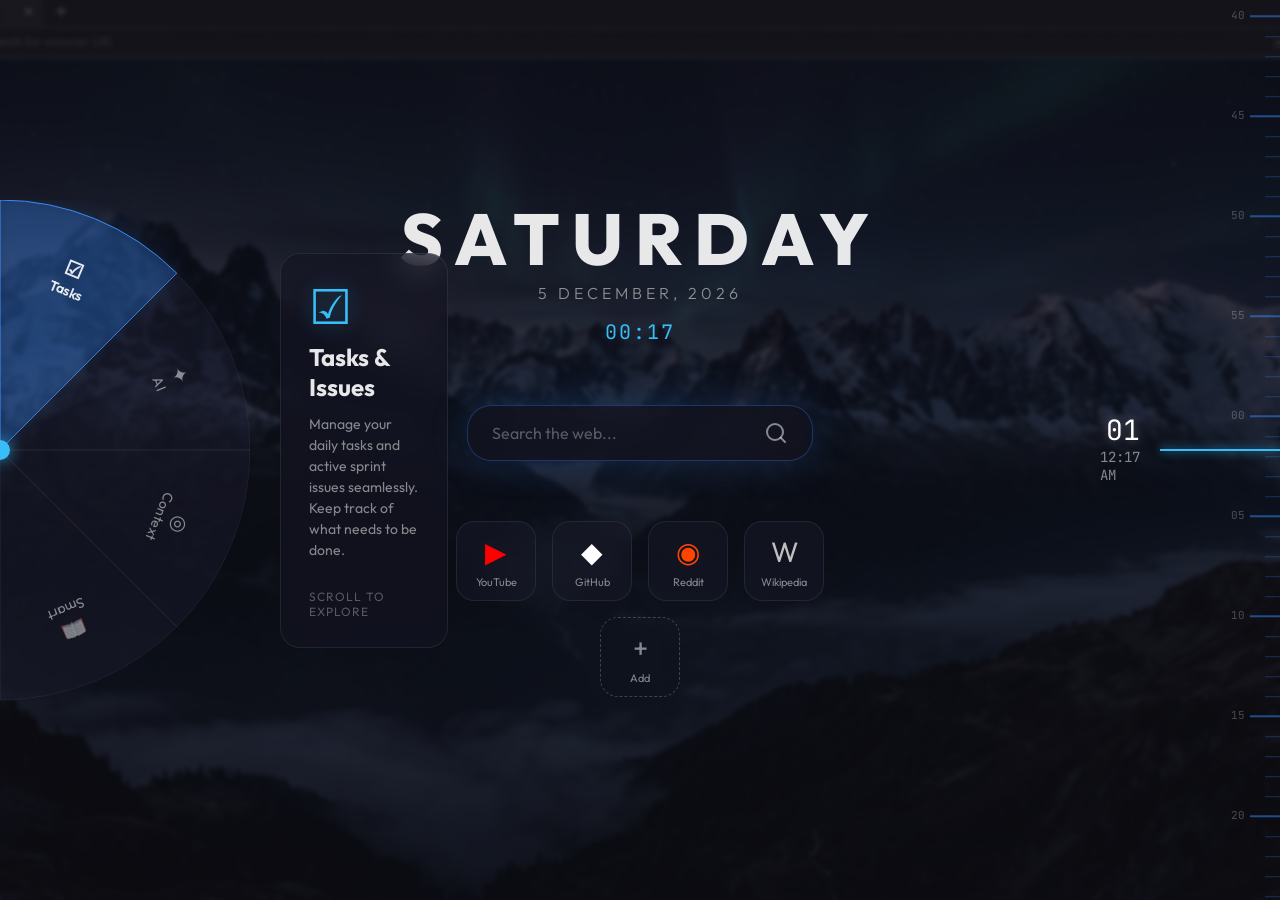
<file: dashboard/index.html>
<!DOCTYPE html>
<html lang="en">
<head>
    <meta charset="UTF-8">
    <meta name="viewport" content="width=device-width, initial-scale=1.0">
    <title>Aether OS Dashboard</title>

    <link rel="preconnect" href="https://fonts.googleapis.com">
    <link rel="preconnect" href="https://fonts.gstatic.com" crossorigin>
    <link href="https://fonts.googleapis.com/css2?family=JetBrains+Mono:wght@400;700&family=Outfit:wght@300;400;600;700;800&display=swap" rel="stylesheet">
    <link rel="stylesheet" href="styles.css">
    <link rel="stylesheet" href="ui-switcher.css">
</head>
<body>
    <div class="overlay"></div>
    <main class="dashboard-grid">
        <!-- LEFT COLUMN: Radial Dial & Feature Card -->
        <section class="col-left">
            <div class="dial-container" id="dial-container">
                <svg id="radial-dial" viewBox="0 0 500 500" width="500" height="500">
                    <g id="sectors-group"></g>
                    <circle cx="250" cy="250" r="10" fill="#38BDF8" filter="drop-shadow(0 0 8px rgba(56, 189, 248, 0.8))"/>
                </svg>
            </div>
            <div class="feature-card glass" id="feature-card">
                <div class="feature-icon" id="card-icon">☑</div>
                <h2 class="feature-title" id="card-title">Tasks & Issues</h2>
                <p class="feature-desc" id="card-desc">Manage your daily tasks and active sprint issues seamlessly.</p>
                <div class="feature-hint">Scroll to explore</div>
            </div>
        </section>

        <!-- CENTER COLUMN: Date, Search, Shortcuts -->
        <section class="col-center">
            <div class="date-header">
                <h1 id="day-name">THURSDAY</h1>
                <div class="date-full" id="full-date">30 JULY, 2026</div>
                <div class="live-time" id="live-time">23:35</div>
            </div>

            <div class="search-container glass">
                <input type="text" id="search-input" placeholder="Search the web..." autocomplete="off" autofocus>
                <button id="search-btn" aria-label="Search">
                    <svg width="24" height="24" viewBox="0 0 24 24" fill="none" stroke="currentColor" stroke-width="2" stroke-linecap="round" stroke-linejoin="round">
                        <circle cx="11" cy="11" r="8"></circle>
                        <line x1="21" y1="21" x2="16.65" y2="16.65"></line>
                    </svg>
                </button>
            </div>

            <div class="shortcuts-container">
                <div class="shortcuts-row" id="shortcuts-row">
                    <!-- Shortcuts rendered here -->
                </div>
                <div class="add-shortcut-form glass hidden" id="add-shortcut-form">
                    <input type="text" id="shortcut-name" placeholder="Name (e.g. YouTube)">
                    <input type="url" id="shortcut-url" placeholder="https://youtube.com">
                    <div class="form-actions">
                        <button id="save-shortcut-btn" class="glass-btn">Save</button>
                        <button id="cancel-shortcut-btn" class="glass-btn">Cancel</button>
                    </div>
                </div>
            </div>
        </section>

        <!-- RIGHT COLUMN: Ruler Clock -->
        <section class="col-right">
            <canvas id="ruler-canvas" width="120"></canvas>
            <div class="ruler-center-indicator">
                <div class="ruler-line"></div>
                <div class="ruler-readout">
                    <div class="seconds-callout" id="seconds-callout">00</div>
                    <div class="hm-callout" id="hm-callout">00:00 AM</div>
                </div>
            </div>
        </section>
    </main>
    <script src="app.js"></script>
    <script src="ui-switcher.js"></script>
</body>
</html>
</file>
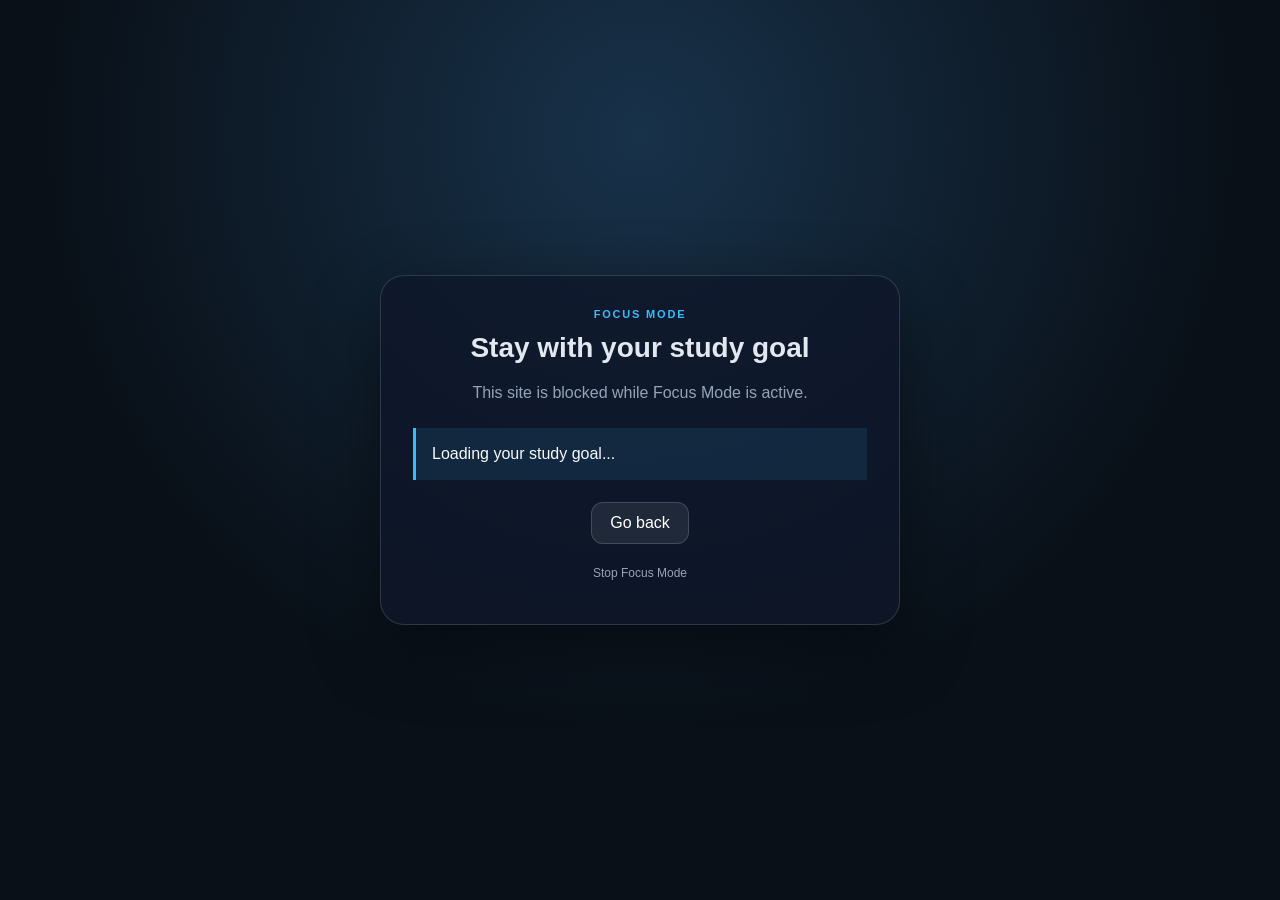
<file: blocked.html>
<!DOCTYPE html>
<html lang="en">
<head>
  <meta charset="UTF-8">
  <meta name="viewport" content="width=device-width, initial-scale=1.0">
  <title>Focus Mode - Stay on task</title>
  <style>
    :root { color-scheme: dark; }
    * { box-sizing: border-box; }
    body { margin: 0; min-height: 100vh; display: grid; place-items: center; padding: 24px; background: radial-gradient(circle at 50% 15%, #18324a, #091018 60%); color: #e2e8f0; font-family: 'Segoe UI', sans-serif; }
    main { width: min(520px, 100%); padding: 32px; border: 1px solid rgba(255,255,255,.14); border-radius: 24px; background: rgba(15,23,42,.78); box-shadow: 0 24px 70px rgba(0,0,0,.45); text-align: center; }
    .eyebrow { color: #38bdf8; font-size: 11px; font-weight: 700; letter-spacing: 1.8px; text-transform: uppercase; }
    h1 { margin: 12px 0 10px; font-size: 28px; }
    p { color: #94a3b8; line-height: 1.6; }
    .goal { margin: 22px 0; padding: 14px 16px; border-left: 3px solid #38bdf8; background: rgba(56,189,248,.1); color: #f8fafc; text-align: left; line-height: 1.5; }
    button { padding: 11px 18px; border: 1px solid rgba(255,255,255,.16); border-radius: 12px; background: rgba(255,255,255,.08); color: #fff; font: inherit; cursor: pointer; }
    button:hover { background: rgba(56,189,248,.22); border-color: rgba(56,189,248,.6); }
    .secondary { margin-top: 10px; color: #94a3b8; background: transparent; border-color: transparent; font-size: 12px; }
  </style>
</head>
<body>
  <main>
    <div class="eyebrow" id="modeLabel">Focus Mode</div>
    <h1>Stay with your study goal</h1>
    <p>This site is blocked while Focus Mode is active.</p>
    <div class="goal" id="goal">Loading your study goal...</div>
    <button id="backBtn" type="button">Go back</button>
    <br>
    <button id="stopBtn" class="secondary" type="button">Stop Focus Mode</button>
  </main>
  <script src="blocked.js"></script>
</body>
</html>
</file>
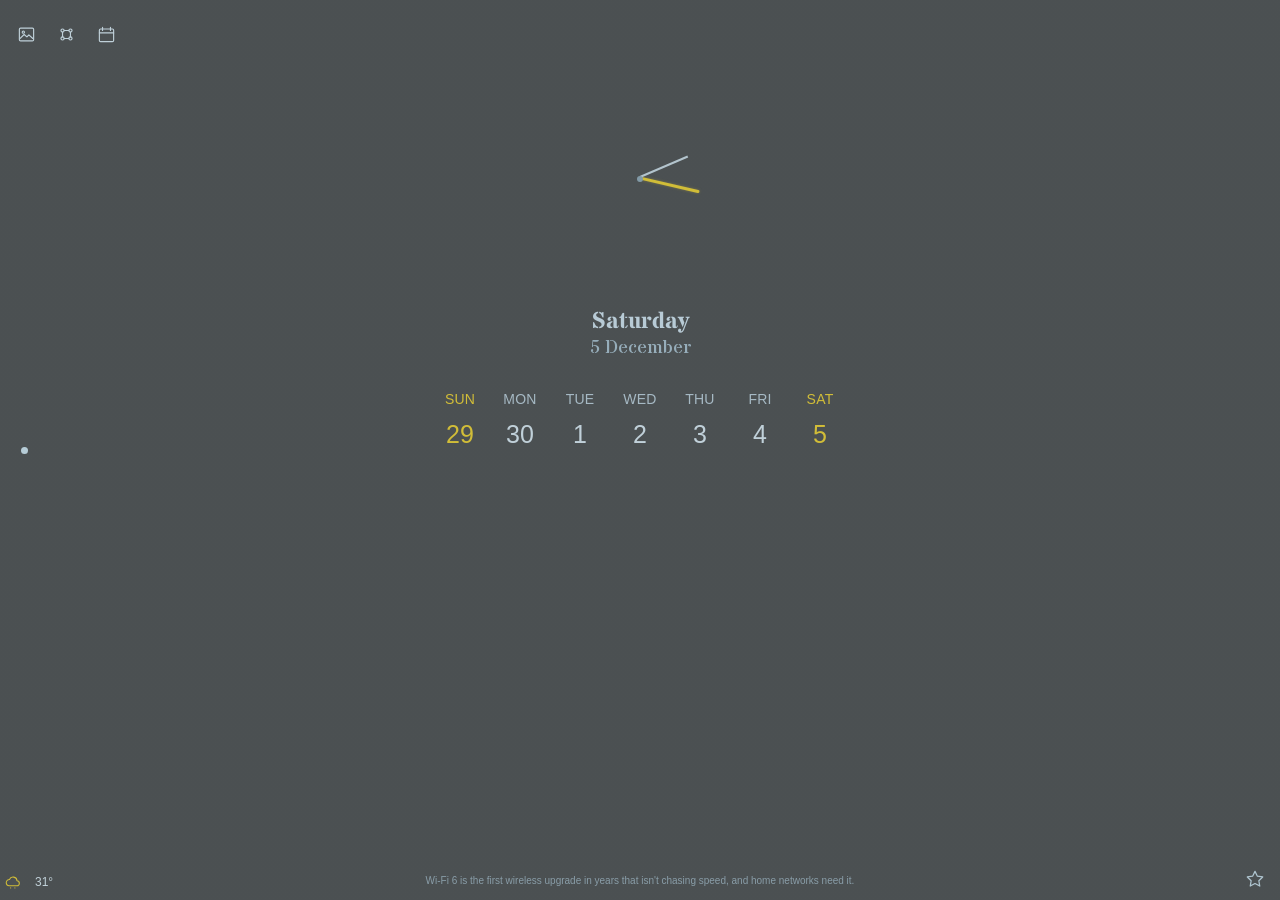
<file: dashboard/index2.html>
<!DOCTYPE html>
<html lang="en">
<head>
<meta charset="UTF-8">
<meta name="viewport" content="width=device-width, initial-scale=1.0">
<title>Minimal Dashboard</title>
<link rel="stylesheet" href="ui-switcher.css">

<style>
@import url("https://fonts.googleapis.com/css2?family=Stardos+Stencil:wght@400;700&display=swap");

*{margin:0;padding:0;box-sizing:border-box}

:root{
  /* =========================================================
     BACKGROUND IMAGE
     Paste your image URL between the quotes below.
     Example:
     --background-image:url("https://example.com/image.jpg");
     ========================================================= */
  --background-image:url("https://i.pinimg.com/1200x/87/ad/9c/87ad9cf97ca44398ea830d1996eef884.jpg");

  --text:#c7d8e2;
  --muted:#91a7b4;
  --soft:#a9bdc9;
  --yellow:#d1bd38;
  --glass:rgba(20,25,28,.20);
}

html,body{
  width:100%;
  height:100%;
  overflow:hidden;
  font-family:"Segoe UI",Arial,sans-serif;
  background:#737879;
}

.dashboard{
  position:relative;
  width:100%;
  height:100vh;
  min-height:560px;
  overflow:hidden;
  color:var(--text);

  /* CHANGE THE IMAGE URL IN :root ABOVE */
  background-image:
    linear-gradient(rgba(30,34,35,.38),rgba(30,34,35,.38)),
    var(--background-image);
  background-size:cover;
  background-position:center;
  background-repeat:no-repeat;
}

/* When no background is supplied, this keeps the page clean */
.dashboard.no-background{
  background:
    radial-gradient(circle at 50% 40%,#9b9f9f 0%,#777b7c 48%,#666a6b 100%);
}

/* ---------------- TOP ICONS ---------------- */

.top-icons{
  position:absolute;
  top:25px;
  left:17px;
  z-index:10;
  display:flex;
  gap:21px;
}

.top-icon{
  width:19px;
  height:19px;
  border:0;
  outline:0;
  padding:0;
  background:transparent;
  color:#bfd0d9;
  cursor:pointer;
  transition:.2s ease;
}

.top-icon:hover{
  color:white;
  transform:scale(1.12);
}

.top-icon svg{
  width:100%;
  height:100%;
  fill:none;
  stroke:currentColor;
  stroke-width:1.45;
  stroke-linecap:round;
  stroke-linejoin:round;
}

/* ---------------- LEFT DOT ---------------- */

.side-dot{
  position:absolute;
  left:21px;
  top:calc(50% - 3px);
  width:7px;
  height:7px;
  border-radius:50%;
  background:#b6ccd7;
  z-index:10;
}

/* ---------------- MAIN CONTENT ---------------- */

.content{
  position:absolute;
  left:50%;
  top:clamp(72px, 12vh, 140px);
  width:600px;
  max-width:90vw;
  transform:translateX(-50%);
  text-align:center;
}

/* ---------------- MINIMAL CLOCK ---------------- */

.clock-area{
  position:relative;
  height:80px;
}

.clock-hand{
  position:absolute;
  left:50%;
  top:9px;
  width:3px;
  height:61px;
  border-radius:3px;
  background:var(--yellow);
  transform-origin:50% 100%;
  transform:translateX(-50%) rotate(18deg);
  box-shadow:0 0 3px rgba(209,189,56,.35);
}

.clock-pin{
  position:absolute;
  left:50%;
  top:68px;
  width:6px;
  height:6px;
  border-radius:50%;
  background:#829aa7;
  transform:translateX(-50%);
}

/* subtle second hand */
.clock-second{
  position:absolute;
  left:50%;
  top:17px;
  width:2px;
  height:52px;
  background:#b9cbd4;
  transform-origin:50% 100%;
  transform:translateX(-50%) rotate(0deg);
  opacity:.95;
}

.date-area{
  position:relative;
  margin-top:120px;
  width:100%;
}

.today{
  font-family:"Stardos Stencil","Stencil Std",Impact,sans-serif;
  font-size:23px;
  line-height:27px;
  font-weight:600;
  margin-bottom:0px;
  color:#b8cbd6;
}

.full-date{
  font-family:"Stardos Stencil","Stencil Std",Impact,sans-serif;
  margin-top:1px;
  
  font-size:19px;
  line-height:25px;
  font-weight:400;
  color:#96adba;
}

/* ---------------- 7 DAY CALENDAR ---------------- */

.calendar{
  position:relative;
  width:420px;
  max-width:100%;
  margin:30px auto 0;
}

.calendar-head,
.calendar-days{
  display:grid;
  grid-template-columns:repeat(7,1fr);
  align-items:center;
}

.calendar-head{
  margin-bottom:13px;
  color:#a6b9c4;
  font-size:14px;
  font-weight:300;
  letter-spacing:.2px;
}

.calendar-days{
  color:#c0d0d9;
  font-size:25px;
  font-weight:300;
}

.calendar-head span,
.calendar-days span{
  text-align:center;
}

.calendar-head .weekend,
.calendar-days .weekend{
  color:var(--yellow);
}

.calendar-days .today-number{
  color:var(--yellow);
}

/* ---------------- BOTTOM LEFT WEATHER ---------------- */

.weather{
  position:absolute;
  left:5px;
  bottom:10px;
  z-index:10;
  display:flex;
  align-items:center;
  gap:13px;
}

.weather svg{
  width:17px;
  height:17px;
  fill:none;
  stroke:var(--yellow);
  stroke-width:1.45;
  stroke-linecap:round;
  stroke-linejoin:round;
}

.temperature{
  font-size:12px;
  color:#c0d0d8;
}

/* ---------------- BOTTOM QUOTE ---------------- */

.quote{
  position:absolute;
  left:50%;
  bottom:14px;
  z-index:10;
  width:min(600px,65vw);
  transform:translateX(-50%);
  text-align:center;
  white-space:nowrap;
  overflow:hidden;
  text-overflow:ellipsis;
  color:#899da8;
  font-size:10px;
  font-weight:300;
}

/* ---------------- FAVORITE ---------------- */

.favorite{
  position:absolute;
  right:14px;
  bottom:10px;
  z-index:10;
  width:22px;
  height:22px;
  border:0;
  background:transparent;
  color:#afc5d0;
  cursor:pointer;
  transition:.2s;
}

.favorite:hover{
  transform:scale(1.1);
}

.favorite.active{
  color:var(--yellow);
}

.favorite svg{
  width:100%;
  height:100%;
  fill:none;
  stroke:currentColor;
  stroke-width:1.35;
  stroke-linecap:round;
  stroke-linejoin:round;
}

/* ---------------- TOOLTIP / NOTIFICATION ---------------- */

.notification{
  position:absolute;
  top:22px;
  left:50%;
  z-index:50;
  padding:8px 14px;
  border:1px solid rgba(210,225,232,.15);
  border-radius:5px;
  background:rgba(25,30,32,.78);
  color:#c8d8e0;
  font-size:12px;
  transform:translate(-50%,-15px);
  opacity:0;
  pointer-events:none;
  transition:.22s ease;
  backdrop-filter:blur(8px);
}

.notification.show{
  opacity:1;
  transform:translate(-50%,0);
}

/* ---------------- RESPONSIVE ---------------- */

@media(max-width:700px){
  .content{
    width:92vw;
  }

  .calendar{
    width:370px;
  }

  .calendar-head{
    font-size:12px;
  }

  .calendar-days{
    font-size:22px;
  }

  .quote{
    width:58vw;
  }
}

</style>
</head>

<body>

<div class="dashboard" id="dashboard">

  <!-- ======================================================
       TOP LEFT CONTROLS
       ====================================================== -->
  <div class="top-icons">

    <button class="top-icon" onclick="showMessage('Gallery')" title="Gallery">
      <svg viewBox="0 0 24 24">
        <rect x="3" y="4" width="18" height="16" rx="1.5"/>
        <circle cx="8" cy="9" r="1.4"/>
        <path d="M4 17l5-5 3.5 3 2.5-2.5 5 4.5"/>
      </svg>
    </button>

    <button class="top-icon" onclick="showMessage('Apps')" title="Apps">
      <svg viewBox="0 0 24 24">
        <circle cx="7" cy="7" r="2"/>
        <circle cx="17" cy="7" r="2"/>
        <circle cx="7" cy="17" r="2"/>
        <circle cx="17" cy="17" r="2"/>
        <path d="M9 7h6M7 9v6M17 9v6M9 17h6"/>
      </svg>
    </button>

    <button class="top-icon" onclick="showMessage('Calendar')" title="Calendar">
      <svg viewBox="0 0 24 24">
        <rect x="3" y="5" width="18" height="16" rx="1.5"/>
        <path d="M7 3v4M17 3v4M3 10h18"/>
      </svg>
    </button>

  </div>

  <!-- Small indicator on left -->
  <div class="side-dot"></div>


  <!-- ======================================================
       MAIN CONTENT
       ====================================================== -->
  <section class="content">

    <div class="clock-area">

      <!-- Clock hand -->
      <div class="clock-hand" id="clockHand"></div>

      <!-- Live second hand -->
      <div class="clock-second" id="secondHand"></div>

      <!-- Clock center point -->
      <div class="clock-pin"></div>

    </div>

    <!-- Current date, separated from the analog clock -->
    <div class="date-area">
      <div class="today" id="dayName">Sunday</div>
      <div class="full-date" id="fullDate">23 August</div>
    </div>


    <!-- Seven-day calendar -->
    <div class="calendar">

      <div class="calendar-head" id="calendarHead"></div>

      <div class="calendar-days" id="calendarDays"></div>

    </div>


  </section>


  <!-- ======================================================
       WEATHER
       ====================================================== -->
  <div class="weather">

    <svg viewBox="0 0 24 24">
      <path d="M6 18h10.5a3.5 3.5 0 0 0 .4-7A5.5 5.5 0 0 0 6.3 9.2 4.4 4.4 0 0 0 6 18Z"/>
      <path d="M8 21h.01M14 21h.01"/>
    </svg>

    <span class="temperature" id="temperature">31°</span>

  </div>


  <!-- ======================================================
       QUOTE
       ====================================================== -->
  <div class="quote" id="quote">
    Wi-Fi 6 is the first wireless upgrade in years that isn't chasing speed, and home networks need it.
  </div>


  <!-- ======================================================
       FAVORITE
       ====================================================== -->
  <button class="favorite" id="favorite" onclick="toggleFavorite()" title="Favorite">

    <svg viewBox="0 0 24 24">
      <path d="M12 3.7l2.6 5.25 5.8.84-4.2 4.1.99 5.78L12 16.94 6.81 19.67l.99-5.78-4.2-4.1 5.8-.84L12 3.7Z"/>
    </svg>

  </button>


  <!-- Notification -->
  <div class="notification" id="notification"></div>

</div>


<script type="application/json" aria-hidden="true">

/* ==========================================================
   DASHBOARD DATA
   ========================================================== */

const dayNames = [
  "SUN","MON","TUE","WED","THU","FRI","SAT"
];

const monthNames = [
  "January","February","March","April","May","June",
  "July","August","September","October","November","December"
];


/* ==========================================================
   BACKGROUND IMAGE
   ==========================================================

   If you want to set the image from JavaScript instead,
   simply put your image URL here.

   Example:
   const backgroundImage = "https://example.com/city.jpg";

   Leave it empty if you want no background.
   ========================================================== */

const backgroundImage = getComputedStyle(document.documentElement)
  .getPropertyValue("--background-image")
  .trim();


/* ==========================================================
   SET BACKGROUND
   ========================================================== */

function setBackground(){

  const dashboard = document.getElementById("dashboard");

  if(backgroundImage.trim() !== ""){

    dashboard.classList.remove("no-background");

    dashboard.style.backgroundImage =
      `linear-gradient(rgba(20,25,28,.42),rgba(20,25,28,.42)),
       ${backgroundImage}`;

    dashboard.style.backgroundSize = "cover";
    dashboard.style.backgroundPosition = "center";
    dashboard.style.backgroundRepeat = "no-repeat";

  } else {

    dashboard.classList.add("no-background");
    dashboard.style.backgroundImage = "";

  }

}


/* ==========================================================
   CREATE THE 7-DAY CALENDAR
   ========================================================== */

function updateCalendar(){

  const now = new Date();

  const today = new Date(
    now.getFullYear(),
    now.getMonth(),
    now.getDate()
  );

  /*
     Start from Sunday.
     This creates:

     SUN MON TUE WED THU FRI SAT
      23  24  25  26  27  28  29

     automatically for the current week.
  */

  const start = new Date(today);

  start.setDate(
    today.getDate() - today.getDay()
  );


  const head = document.getElementById("calendarHead");
  const days = document.getElementById("calendarDays");

  head.innerHTML = "";
  days.innerHTML = "";


  for(let i = 0; i < 7; i++){

    const date = new Date(start);

    date.setDate(
      start.getDate() + i
    );


    /* Week name */

    const name = document.createElement("span");

    name.textContent = dayNames[i];

    if(i === 0 || i === 6){
      name.classList.add("weekend");
    }

    head.appendChild(name);


    /* Date number */

    const number = document.createElement("span");

    number.textContent = date.getDate();


    if(
      date.getFullYear() === today.getFullYear() &&
      date.getMonth() === today.getMonth() &&
      date.getDate() === today.getDate()
    ){
      number.classList.add("today-number");
    }

    if(i === 0 || i === 6){
      number.classList.add("weekend");
    }

    days.appendChild(number);

  }

}


/* ==========================================================
   UPDATE DATE
   ========================================================== */

function updateDate(){

  const now = new Date();

  document.getElementById("dayName").textContent =
    now.toLocaleDateString(
      "en-US",
      {weekday:"long"}
    );

  document.getElementById("fullDate").textContent =
    `${now.getDate()} ${monthNames[now.getMonth()]}`;

}


/* ==========================================================
   LIVE CLOCK HAND
   ========================================================== */

function updateClock(){

  const now = new Date();

  const minutes =
    now.getMinutes() +
    now.getSeconds() / 60;

  const seconds =
    now.getSeconds() +
    now.getMilliseconds() / 1000;


  /*
     Main yellow hand follows minutes.
  */

  const minuteAngle =
    minutes * 6;


  document.getElementById("clockHand").style.transform =
    `translateX(-50%) rotate(${minuteAngle}deg)`;


  /*
     Small blue/gray hand follows seconds.
  */

  const secondAngle =
    seconds * 6;


  document.getElementById("secondHand").style.transform =
    `translateX(-50%) rotate(${secondAngle}deg)`;

}


/* ==========================================================
   FAVORITE BUTTON
   ========================================================== */

function toggleFavorite(){

  const button =
    document.getElementById("favorite");

  button.classList.toggle("active");


  if(button.classList.contains("active")){

    showMessage("Added to favorites");

  }else{

    showMessage("Removed from favorites");

  }

}


/* ==========================================================
   TOP ICON NOTIFICATION
   ========================================================== */

let notificationTimer;

function showMessage(message){

  const notification =
    document.getElementById("notification");

  notification.textContent = message;

  notification.classList.add("show");

  clearTimeout(notificationTimer);

  notificationTimer =
    setTimeout(
      () => notification.classList.remove("show"),
      1400
    );

}


/* ==========================================================
   INITIALIZE
   ========================================================== */

setBackground();
updateDate();
updateCalendar();
updateClock();


/*
   Update clock every second.
*/
setInterval(updateClock,1000);


/*
   Check date/calendar every minute.
*/
setInterval(() => {

  updateDate();
  updateCalendar();

},60000);

</script>

<script src="index2.js"></script>
<script src="ui-switcher.js"></script>
</body>
</html>
</file>
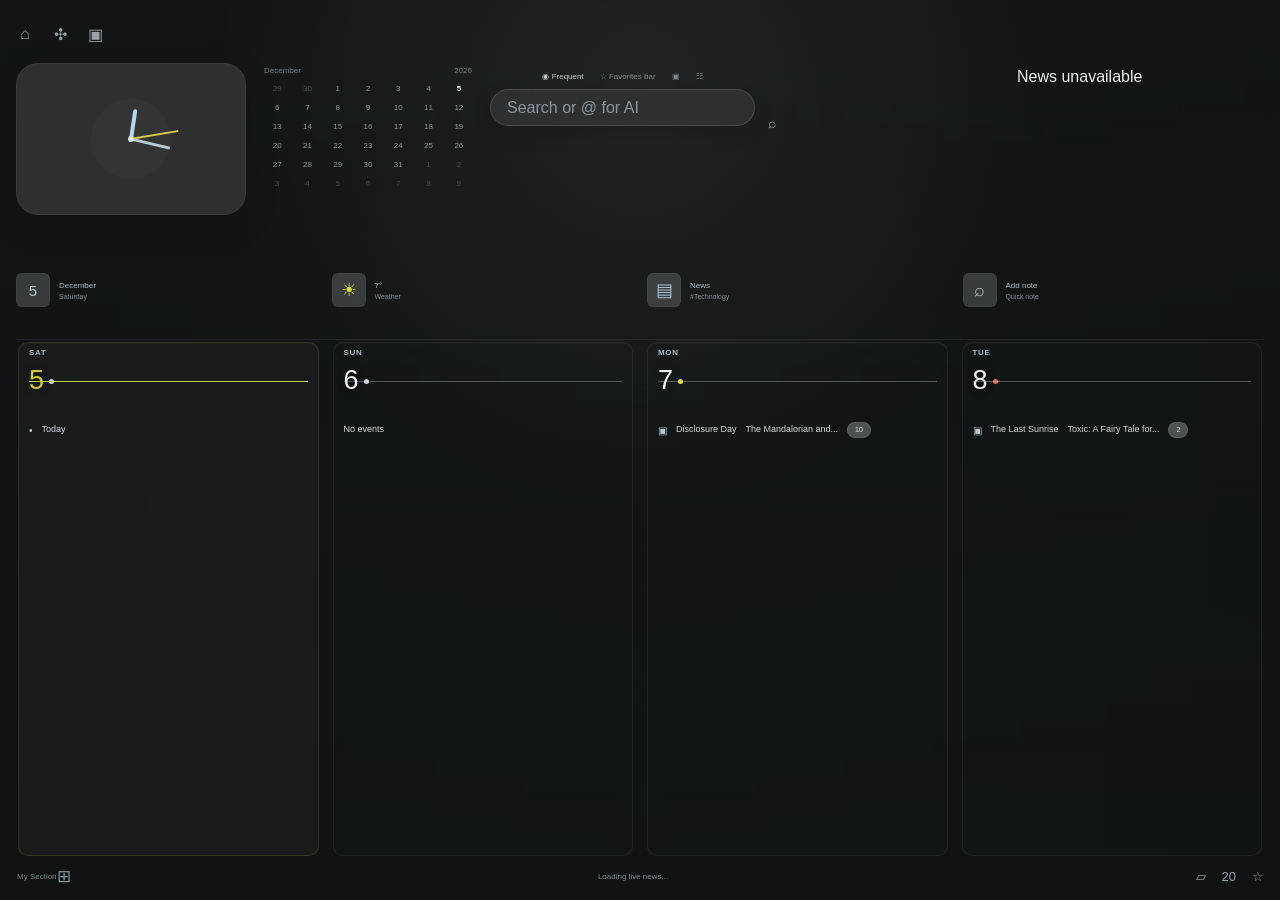
<file: dashboard/index3.html>
<!DOCTYPE html>
<html lang="en">
<head>
<meta charset="UTF-8">
<meta name="viewport" content="width=device-width, initial-scale=1.0">
<title>Forest Dashboard</title>
<link rel="stylesheet" href="ui-switcher.css">
<style>
:root{
  --bg-url:url("https://i.pinimg.com/1200x/dd/aa/a2/ddaaa28914b6f167550b608d13717c58.jpg");
  --text:#e9eef2;
  --muted:#8f9aa2;
  --line:rgba(190,205,214,.28);
  --glass:rgba(34,38,40,.55);
  --glass2:rgba(66,70,72,.42);
  --accent:#c8d84c;
  --blue:#86b6df;
  --radius:14px;
}
*{box-sizing:border-box}
html,body{width:100%;height:100%;margin:0}
body{
  font-family:Inter,Segoe UI,Arial,sans-serif;
  color:var(--text);
  overflow:hidden;
  background:#171b1c;
}
body:before{
  content:"";
  position:fixed;
  inset:0;
  background:
    linear-gradient(rgba(12,15,16,.38),rgba(12,15,16,.57)),
    var(--bg-url) center/cover no-repeat;
  z-index:-2;
}
body:after{
  content:"";
  position:fixed;
  inset:0;
  background:radial-gradient(circle at 50% 10%,rgba(255,255,255,.06),transparent 42%),
             linear-gradient(90deg,rgba(0,0,0,.08),rgba(0,0,0,.02),rgba(0,0,0,.08));
  z-index:-1;
  pointer-events:none;
}
button,input{font:inherit}
button{color:inherit}
.dashboard{
  width:100%;
  height:100%;
  padding:13px 16px 12px;
  display:grid;
  grid-template-rows:42px 178px 82px minmax(0,1fr) 24px !important;
  gap:8px;
  min-width:900px;
}
.topbar{
  display:flex;
  align-items:center;
  justify-content:space-between;
}
.quick-icons{display:flex;gap:17px;align-items:center}
.top-icon{
  width:18px;height:18px;display:grid;place-items:center;
  color:#a7b3ba;font-size:16px;opacity:.9;
}
.socials{display:flex;gap:8px;align-items:center;justify-content:center}
.social{
  width:31px;height:31px;border-radius:7px;
  display:grid;place-items:center;
  font-weight:800;font-size:18px;color:white;
  box-shadow:0 2px 8px rgba(0,0,0,.18);
  transition:.18s ease; cursor:pointer;
}
.social:hover{transform:translateY(-2px) scale(1.05);filter:brightness(1.1)}
.gmail{background:#fff;color:#e94b35}
.youtube{background:#ff0033;font-size:13px}
.facebook{background:#1877f2}
.amazon{background:#ff9900;font-size:19px}
.openai{background:#f4f4f4;color:#111;font-size:14px}
.reddit{background:#ff5b20}
.x{background:#050505}
.linkedin{background:#0a66c2;font-size:15px}
.instagram{background:linear-gradient(135deg,#7b39d5,#ef2f6d,#ffb13b)}

.content-top{
  display:grid;
  grid-template-columns:230px minmax(410px,1fr) minmax(360px,1fr);
  gap:12px;
  align-items:stretch;
}
.clock-card{
  height:152px;
  border-radius:22px;
  background:rgba(62,63,63,.68);
  border:1px solid rgba(255,255,255,.05);
  box-shadow:0 10px 35px rgba(0,0,0,.12);
  display:grid;place-items:center;
  position:relative;overflow:hidden;
}
.clock{
  width:86px;height:86px;border-radius:50%;position:relative;
}
.clock:before{
  content:"";position:absolute;inset:3px;border-radius:50%;
  background:rgba(255,255,255,.02);
}
.hand{position:absolute;left:50%;bottom:50%;transform-origin:50% 100%;border-radius:4px}
.hour{width:4px;height:30px;background:#b6d7e9;transform:translateX(-50%) rotate(350deg)}
.minute{width:3px;height:40px;background:#b9cbd5;transform:translateX(-50%) rotate(12deg)}
.second{width:2px;height:48px;background:#d8c846;transform:translateX(-50%) rotate(238deg)}
.pin{position:absolute;width:6px;height:6px;border-radius:50%;background:#d8dfe2;left:50%;top:50%;transform:translate(-50%,-50%)}

.middle-top{display:grid;grid-template-columns:220px 1fr;gap:12px;min-width:0}
.calendar-mini{
  padding:3px 6px;
  min-width:0;
}
.calendar-head{display:flex;justify-content:space-between;color:#74808a;font-size:8px;margin-bottom:6px}
.calendar-grid{
  display:grid;grid-template-columns:repeat(7,1fr);gap:4px;
  text-align:center;font-size:8px;color:#8c979e;
}
.calendar-grid span{height:15px;display:grid;place-items:center}
.calendar-grid .dim{opacity:.42}
.calendar-grid .active{color:#f3d63e}
.calendar-grid .today{color:#eaf4fa;font-weight:700}
.metrics{
  display:flex;flex-direction:column;gap:7px;
  padding:1px 0;
}
.metric{
  display:flex;align-items:center;gap:10px;color:#96a2aa;font-size:9px;
}
.metric-icon{width:20px;color:#c9d63c;font-size:12px}
.metric strong{display:block;color:#cbd4d9;font-size:9px;font-weight:500}
.search-area{
  position:relative;
  display:flex;flex-direction:column;align-items:center;
  min-width:0;
}
.mode-row{
  height:26px;display:flex;gap:16px;align-items:center;color:#7f8a91;font-size:8px;
}
.mode-row span:first-child{color:#c3ccd1}
.search{
  width:min(100%,330px);height:37px;border-radius:20px;
  border:1px solid rgba(210,220,225,.16);
  background:rgba(55,59,60,.66);
  color:#e7ecef;outline:none;padding:0 42px 0 16px;
  box-shadow:0 7px 20px rgba(0,0,0,.12);
}
.search::placeholder{color:#8b969d}
.search-icon{
  position:absolute;right:calc(50% - 165px + 12px);top:52px;
  color:#9eabb1;font-size:14px;pointer-events:none;
}
.news-list{
  padding:5px 5px 0 0;
  display:flex;flex-direction:column;gap:13px;
  margin-left: 250px;
}
.news-item{font-size:8px;color:#8b979e;line-height:1.35}
.news-item small{display:block;color:#aab4b9;margin-bottom:2px}
.news-item b{color:#a9b6bd;font-weight:500}

.feature-row{
  display:grid;
  grid-template-columns:repeat(4,minmax(0,1fr));
  gap:14px;
  align-items:center;
  align-content:center;
  height:82px;
  min-height:82px;
  max-height:82px;
  overflow:hidden;
  padding:0;
}
.feature{
  min-width:0;
  display:flex;
  align-items:center;
  gap:9px;
}
.feature-box{
  width:34px;height:34px;border-radius:6px;
  display:grid;place-items:center;
  background:rgba(80,84,84,.62);
  border:1px solid rgba(255,255,255,.04);
  color:#b8c6ce;font-size:18px;flex:none;
}
.feature-copy{min-width:0}
.feature-copy b{font-size:8px;font-weight:500;color:#aeb9bf;display:block}
.feature-copy span{font-size:7px;color:#7f8a91;display:block;margin-top:3px}
.date-tile .feature-box{font-size:15px;color:#b9c9d0}
.weather .feature-box{color:#d5db3f}
.news .feature-box{color:#a9c2d4}
.note .feature-box{color:#b9c5cc}
.add-note{cursor:pointer}
.add-note:hover .feature-box{background:rgba(115,120,120,.65)}

.week{
  --week-gap:14px;
  display:grid;
  grid-template-columns:repeat(4,minmax(0,1fr));
  gap:14px;
  min-height:0;
  min-width:0;
  overflow:hidden;
  padding:2px 2px 0;
  border-top:1px solid rgba(220,230,235,.08);
}
.day{
  position:relative;
  min-width:0;
  min-height:0;
  padding:5px 10px 10px;
  border-radius:10px;
  background:rgba(22,27,29,.20);
  border:1px solid rgba(220,230,235,.07);
  box-shadow:inset 0 1px 0 rgba(255,255,255,.025);
}
.day:before{
  content:"";position:absolute;left:10px;right:10px;top:38px;height:1px;
  background:rgba(205,218,226,.34);
}
.day.today{
  background:rgba(48,52,47,.28);
  border-color:rgba(201,214,75,.14);
}
.day.today:before{background:#c3d34b}
.day-label{
  font-size:8px;
  letter-spacing:.08em;
  color:#aebbc2;
  text-transform:uppercase;
  margin-bottom:10px;
  font-weight:600;
}
.day-number{
  font-size:27px;
  font-weight:400;
  color:#f0f4f5;
  line-height:1;
  text-shadow:0 1px 8px rgba(0,0,0,.28);
}
.day.today .day-number{color:#d3c737}
.dot{display:inline-block;width:5px;height:5px;border-radius:50%;margin-left:5px;vertical-align:middle;background:#c5d5dc}
.mon .dot{background:#e8db43}.tue .dot{background:#f0674e}.wed .dot{background:#76e49c}
.thu .dot{background:#f1db21}.fri .dot{background:#d19ecb}
.events{
  margin-top:22px;
  display:flex;
  flex-wrap:wrap;
  gap:7px 9px;
  align-items:center;
  color:#d0d8dc;
  font-size:9px;
  line-height:1.5;
  white-space:normal;
  overflow:visible;
  min-height:28px;
}
.event-icon{
  font-size:10px;
  color:#b8c8d0;
  flex:none;
}
.event{
  overflow:hidden;
  text-overflow:ellipsis;
  max-width:100%;
}
.badge{
  background:rgba(115,122,124,.62);
  border:1px solid rgba(220,225,227,.10);
  border-radius:9px;
  padding:2px 7px;
  font-size:7px;
  color:#e0e6e8;
  flex:none;
}

.bottom{
  display:flex;align-items:center;justify-content:space-between;
  font-size:8px;color:#7e8a91;
}
.section{padding-left:1px}
.folder{font-size:17px;color:#85949d;cursor:pointer}
.ticker{flex:1;text-align:center;padding:0 20px}
.footer-actions{display:flex;gap:16px;align-items:center}
.footer-actions span{color:#91a0a8;font-size:13px;cursor:pointer}
.mail-count{font-size:8px;color:#adb7bc}

.modal-backdrop{
  position:fixed;inset:0;background:rgba(0,0,0,.45);display:none;place-items:center;z-index:20;
}
.modal{
  width:min(420px,90vw);background:rgba(35,39,40,.96);
  border:1px solid rgba(255,255,255,.12);border-radius:16px;
  padding:20px;box-shadow:0 20px 60px rgba(0,0,0,.4)
}
.modal h3{margin:0 0 12px;font-size:15px;font-weight:500}
.modal textarea{
  width:100%;height:110px;resize:none;border-radius:10px;
  background:#272c2d;border:1px solid #3d4548;color:#e5eaed;
  padding:12px;outline:none;
}
.modal-actions{display:flex;justify-content:flex-end;gap:8px;margin-top:12px}
.modal button{border:0;border-radius:8px;padding:8px 14px;background:#4c5558;cursor:pointer}
.modal .save{background:#aebd3e;color:#1c211e}
@media(max-width:1050px){
  .dashboard{min-width:0;padding:10px;grid-template-rows:42px 178px 82px minmax(0,1fr) 24px !important}
  .content-top{grid-template-columns:190px 1fr}
  .news-list{display:none}
  .middle-top{grid-template-columns:180px 1fr}
  .socials{gap:5px}.social{width:28px;height:28px}
  .clock-card{height:145px}
}
@media(max-width:700px){
  .week{--week-gap:6px;gap:var(--week-gap);padding-left:0;padding-right:0}
  .day{padding:5px 6px 8px}
  .day:before{left:6px;right:6px}
  .day-label{font-size:7px;letter-spacing:0}
  .day-number{font-size:20px}
  .events{font-size:7px;gap:4px 5px}
}
</style>
</head>
<body>
<div class="dashboard">

  <header class="topbar">
    <div class="quick-icons">
      <span class="top-icon">⌂</span>
      <span class="top-icon">✣</span>
      <span class="top-icon">▣</span>
    </div>

    
  </header>

  <section class="content-top">
    <div class="clock-card">
      <div class="clock">
        <div class="hand hour"></div>
        <div class="hand minute"></div>
        <div class="hand second" id="secondHand"></div>
        <div class="pin"></div>
      </div>
    </div>

    <div class="middle-top">
      <div class="calendar-mini">
        <div class="calendar-head">
          <span id="monthName">August</span>
          <span id="yearName">2026</span>
        </div>
        <div class="calendar-grid" id="miniCalendar"></div>
      </div>

      <div class="search-area">
        <div class="mode-row">
          <span>◉ Frequent</span>
          <span>☆ Favorites bar</span>
          <span>▣</span>
          <span>☷</span>
        </div>
        <input id="searchBox" class="search" placeholder="Search or @ for AI" autocomplete="off">
        <span class="search-icon">⌕</span>

        
      </div>
    </div>

    <div class="news-list" data-news-list>
      <div class="news-item"><small>Loading...</small><b>Fetching live headlines...</b></div>
      <div class="news-item"><small>Loading...</small><b>Fetching live headlines...</b></div>
      <div class="news-item"><small>Loading...</small><b>Fetching live headlines...</b></div>
    </div>
  </section>

  <section class="feature-row">
    <div class="feature date-tile">
      <div class="feature-box" id="dateNumber">24</div>
      <div class="feature-copy"><b id="monthShort">August</b><span id="weekday">Monday</span></div>
    </div>

    <div class="feature weather">
      <div class="feature-box">☀</div>
      <div class="feature-copy"><b>7°</b><span>Weather</span></div>
    </div>

    <div class="feature news">
      <div class="feature-box">▤</div>
      <div class="feature-copy"><b>News</b><span>#Technology</span></div>
    </div>

    <div class="feature note add-note" id="addNote">
      <div class="feature-box">⌕</div>
      <div class="feature-copy"><b>Add note</b><span>Quick note</span></div>
    </div>
  </section>

  <section class="week" id="weekCalendar" aria-label="Current and next week"></section>

  <footer class="bottom">
    <div class="section">My Section</div>
    <div class="folder" title="Open section">⊞</div>
    <div class="ticker" data-news-ticker>Loading live news...</div>
    <div class="footer-actions">
      <span>▱</span><span class="mail-count">20</span><span>☆</span>
    </div>
  </footer>
</div>

<div class="modal-backdrop" id="modalBackdrop">
  <div class="modal">
    <h3>Quick Note</h3>
    <textarea id="noteText" placeholder="Write something..."></textarea>
    <div class="modal-actions">
      <button id="cancelNote">Cancel</button>
      <button class="save" id="saveNote">Save note</button>
    </div>
  </div>
</div>

<script src="index3.js"></script>
<script src="news.js"></script>
<script src="ui-switcher.js"></script>
</body>
</html>
</file>
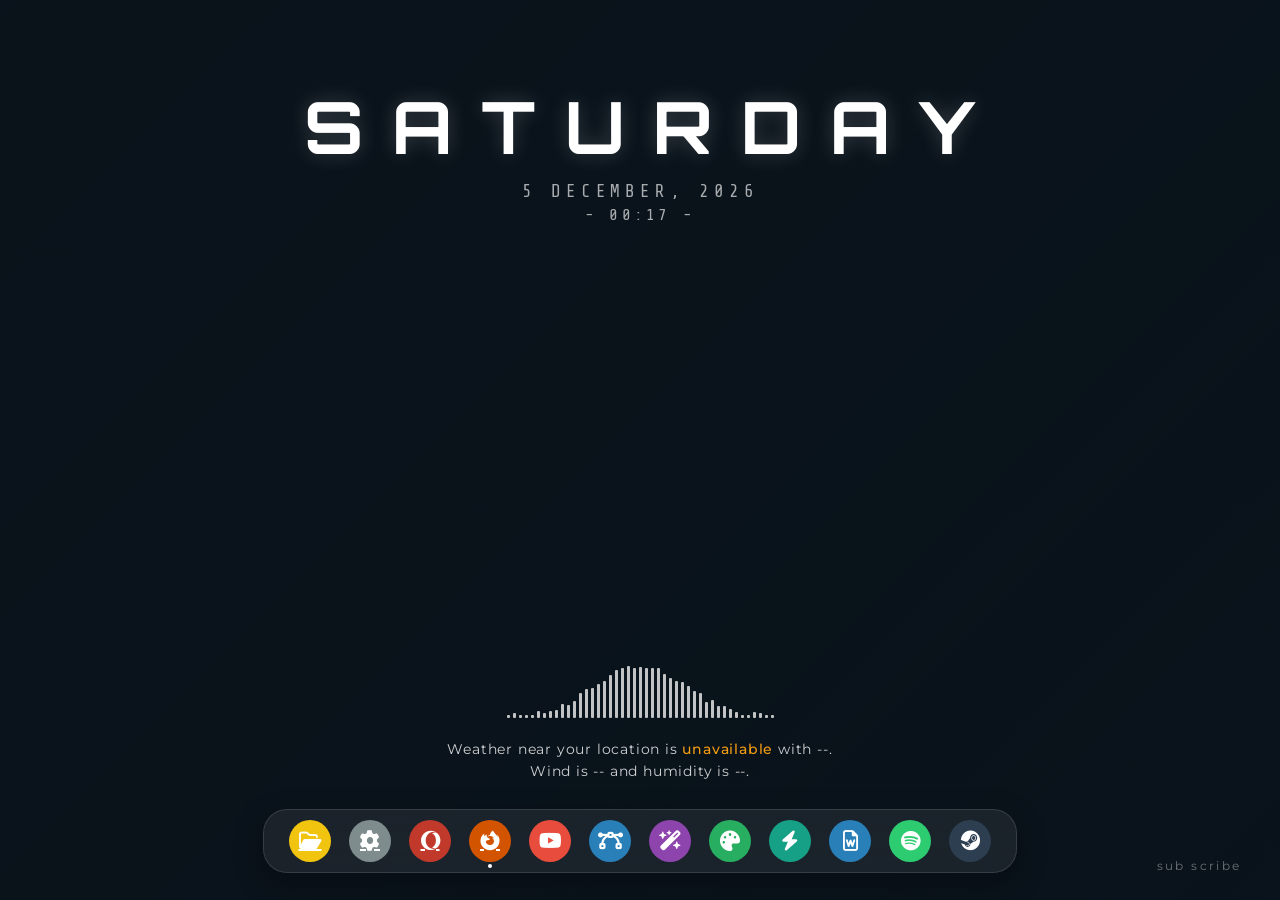
<file: dashboard/index4.html>
<!DOCTYPE html>
<html lang="en">
<head>
    <meta charset="UTF-8">
    <meta name="viewport" content="width=device-width, initial-scale=1.0">
    <title>Minimalist Mountain Desktop UI</title>

    <!-- Google Fonts for the exact clean, futuristic, and geometric look -->
    <link rel="preconnect" href="https://fonts.googleapis.com">
    <link rel="preconnect" href="https://fonts.gstatic.com" crossorigin>
    <link href="https://fonts.googleapis.com/css2?family=Orbitron:wght@500;700&family=Share+Tech+Mono&family=Montserrat:wght@300;400;500&display=swap" rel="stylesheet">
    
    <!-- FontAwesome for the Dock Icons -->
    <link rel="stylesheet" href="https://cdnjs.cloudflare.com/ajax/libs/font-awesome/6.4.0/css/all.min.css">
    <link rel="stylesheet" href="ui-switcher.css">

    <style>
        :root {
            --primary-font: 'Orbitron', sans-serif; /* For the stylized day header */
            --mono-font: 'Share Tech Mono', monospace; /* For the precise date/time look */
            --sans-font: 'Montserrat', sans-serif; /* For the clean weather description */
            --text-color: rgba(255, 255, 255, 0.9);
            --text-dim: rgba(255, 255, 255, 0.65);
        }

        * {
            margin: 0;
            padding: 0;
            box-sizing: border-box;
            -webkit-user-select: none;
            user-select: none;
        }

        body, html {
            width: 100%;
            height: 100%;
            overflow: hidden;
            font-family: var(--sans-font);
            background-color: #0b131a;
        }

        /* Fullscreen Background Image matching the mountain aesthetic */
        .background-container {
            position: absolute;
            inset: 0;
            background-color: #ffffff00;
            background-image:
                linear-gradient(135deg, rgba(11, 19, 26, 0.35), rgba(11, 19, 26, 0.55)),
                url('https://i.pinimg.com/1200x/4d/5e/f9/4d5ef94f9a038da39c34db143e5b98e0.jpg');
            background-repeat: no-repeat;
            background-position: center;
            background-size: cover;
            filter: brightness(1.25) contrast(1.05);
            z-index: 0;
        }

        /* Main Workspace Overlay */
        .desktop-container {
            position: relative;
            z-index: 1;
            width: 100%;
            height: 100%;
            display: flex;
            flex-direction: column;
            justify-content: space-between;
            align-items: center;
            padding: 5vh 2vw;
            color: var(--text-color);
        }

        /* Top Widget: Clock & Date */
        .top-widget {
            position: relative;
            z-index: 2;
            flex: 0 0 auto;
            width: min(92vw, 1100px);
            text-align: center;
            margin-top: 4vh;
        }

        .day-display {
            font-family: var(--primary-font);
            font-size: 4.5rem;
            font-weight: 700;
            letter-spacing: 1.8rem;
            text-transform: uppercase;
            text-shadow: 0 0 20px rgba(255, 255, 255, 0.2);
            margin-left: 1.8rem; /* Counteracts the last letter-spacing push */
            color: #ffffff;
            text-shadow: 0 0 20px rgba(255, 255, 255, 0.2);
        }

        .date-display {
            font-family: var(--mono-font);
            font-size: 1.1rem;
            letter-spacing: 0.3rem;
            text-transform: uppercase;
            color: var(--text-dim);
            margin-top: 10px;
        }

        .time-display {
            font-family: var(--mono-font);
            font-size: 1rem;
            letter-spacing: 0.2rem;
            color: var(--text-dim);
            margin-top: 5px;
        }

        /* Center-Bottom Widget: Visualizer & Weather */
        .center-widget {
            display: flex;
            flex-direction: column;
            align-items: center;
            margin-bottom: 8vh;
            width: 100%;
            max-width: 600px;
        }

        /* Static/Animated Peak Visualizer Bars */
        .visualizer-container {
            display: flex;
            align-items: flex-end;
            justify-content: center;
            gap: 3px;
            height: 60px;
            margin-bottom: 20px;
            width: 100%;
        }

        .bar {
            width: 3px;
            background: rgba(255, 255, 255, 0.75);
            border-radius: 1px;
            transition: height 0.15s ease;
        }

        .weather-info {
            font-family: var(--sans-font);
            font-size: 0.88rem;
            font-weight: 400;
            line-height: 1.6;
            text-align: center;
            color: rgba(255, 255, 255, 0.8);
            letter-spacing: 0.05rem;
            max-width: 90%;
        }

        .weather-highlight {
            color: #f39c12; /* Golden orange accent for "Sunny" */
            font-weight: 500;
        }

        /* Bottom App Dock */
        .dock-container {
            position: absolute;
            bottom: 3vh;
            display: flex;
            align-items: center;
            justify-content: center;
            background: rgba(255, 255, 255, 0.07);
            padding: 10px 25px;
            border-radius: 24px;
            border: 1px solid rgba(255, 255, 255, 0.12);
            -webkit-backdrop-filter: blur(12px);
            backdrop-filter: blur(12px);
            box-shadow: 0 10px 30px rgba(0, 0, 0, 0.3);
            gap: 18px;
        }

        .dock-icon {
            width: 42px;
            height: 42px;
            border-radius: 50%;
            display: flex;
            align-items: center;
            justify-content: center;
            font-size: 1.25rem;
            color: #ffffff;
            cursor: pointer;
            transition: all 0.25s cubic-bezier(0.175, 0.885, 0.32, 1.275);
            position: relative;
        }

        .dock-icon:hover {
            transform: translateY(-8px) scale(1.15);
            background: rgba(255, 255, 255, 0.2) !important;
            box-shadow: 0 5px 15px rgba(255, 255, 255, 0.2);
        }

        /* Specific icon brand colors to closely mimic the reference dock */
        .icon-folder { background: #f1c40f; }
        .icon-settings { background: #7f8c8d; }
        .icon-browser1 { background: #c0392b; }
        .icon-browser2 { background: #d35400; }
        .icon-video { background: #e74c3c; }
        .icon-design1 { background: #2980b9; }
        .icon-design2 { background: #8e44ad; }
        .icon-design3 { background: #27ae60; }
        .icon-effects { background: #16a085; }
        .icon-word { background: #2980b9; }
        .icon-spotify { background: #2ecc71; }
        .icon-games { background: #2c3e50; }

        /* Little active indicator dot */
        .dock-icon.active::after {
            content: '';
            position: absolute;
            bottom: -6px;
            width: 4px;
            height: 4px;
            background-color: #ffffff;
            border-radius: 50%;
        }

        /* Bottom Right Watermark */
        .watermark {
            position: absolute;
            bottom: 3vh;
            right: 3vw;
            font-size: 0.75rem;
            font-family: var(--sans-font);
            letter-spacing: 0.15rem;
            color: rgba(255, 255, 255, 0.4);
            text-transform: lowercase;
        }

    </style>
</head>
<body>
    <div class="background-container"></div>

    <div class="desktop-container">
        <!-- Top Date/Time Widget -->
        <div class="top-widget">
            <div class="day-display" id="day-box">Saturday</div>
            <div class="date-display" id="date-box">26 December, 2020</div>
            <div class="time-display" id="time-box">- 13:35 -</div>
        </div>

        <!-- Visualizer & Weather Context -->
        <div class="center-widget">
            <div class="visualizer-container" id="visualizer">
                <!-- Javascript will generate the geometric peak bars here -->
            </div>
            <div class="weather-info">
                Weather near <span id="weather-location">your location</span> is <span class="weather-highlight" id="weather-condition">loading</span> with <span id="weather-temperature">--</span>.<br>
                Wind is <span id="weather-wind">--</span> and humidity is <span id="weather-humidity">--</span>.
            </div>
        </div>

        <!-- App Dock Launcher -->
        <div class="dock-container">
            <a class="dock-icon icon-folder" data-shortcut-slot="0" href="#" title="Shortcut 1"><i class="fa-regular fa-folder-open"></i></a>
            <a class="dock-icon icon-settings" data-shortcut-slot="1" href="#" title="Shortcut 2"><i class="fa-solid fa-gear"></i></a>
            <a class="dock-icon icon-browser1" data-shortcut-slot="2" href="#" title="Shortcut 3"><i class="fa-brands fa-opera"></i></a>
            <a class="dock-icon icon-browser2 active" data-shortcut-slot="3" href="#" title="Shortcut 4"><i class="fa-brands fa-firefox-browser"></i></a>
            <a class="dock-icon icon-video" data-shortcut-slot="4" href="#" title="Shortcut 5"><i class="fa-brands fa-youtube"></i></a>
            <a class="dock-icon icon-design1" data-shortcut-slot="5" href="#" title="Shortcut 6"><i class="fa-solid fa-bezier-curve"></i></a>
            <a class="dock-icon icon-design2" data-shortcut-slot="6" href="#" title="Shortcut 7"><i class="fa-solid fa-wand-magic-sparkles"></i></a>
            <a class="dock-icon icon-design3" data-shortcut-slot="7" href="#" title="Shortcut 8"><i class="fa-solid fa-palette"></i></a>
            <a class="dock-icon icon-effects" data-shortcut-slot="8" href="#" title="Shortcut 9"><i class="fa-solid fa-bolt"></i></a>
            <a class="dock-icon icon-word" data-shortcut-slot="9" href="#" title="Shortcut 10"><i class="fa-regular fa-file-word"></i></a>
            <a class="dock-icon icon-spotify" data-shortcut-slot="10" href="#" title="Shortcut 11"><i class="fa-brands fa-spotify"></i></a>
            <a class="dock-icon icon-games" data-shortcut-slot="11" href="#" title="Shortcut 12"><i class="fa-brands fa-steam"></i></a>
        </div>

        <!-- Watermark text -->
        <div class="watermark">sub scribe</div>
    </div>

    <script src="index4.js"></script>
    <script src="ui-switcher.js"></script>
</body>
</html>
</file>
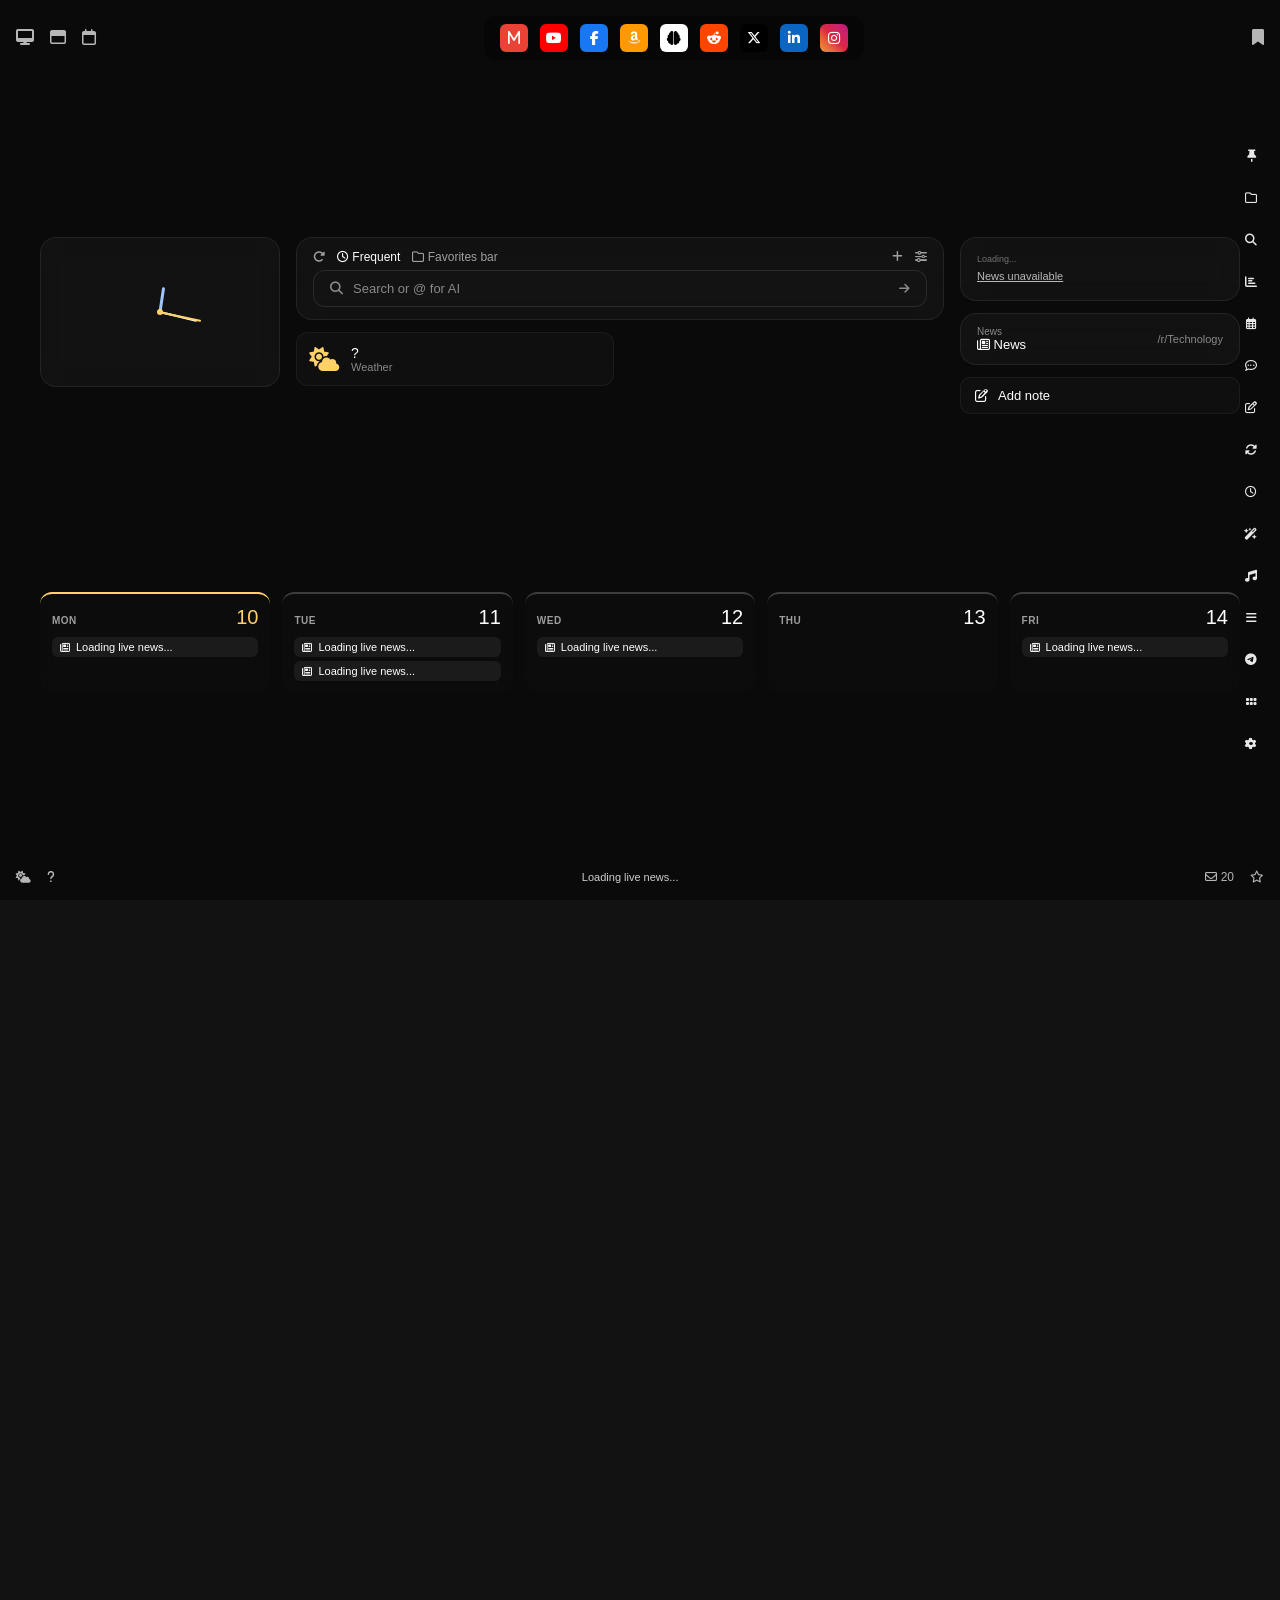
<file: dashboard/index5.html>
<!DOCTYPE html>
<html lang="en">
<head>
    <meta charset="UTF-8">
    <meta name="viewport" content="width=device-width, initial-scale=1.0">
    <title>Mountain Dashboard UI</title>
    <!-- FontAwesome for stroke icons -->
    <link rel="stylesheet" href="https://cdnjs.cloudflare.com/ajax/libs/font-awesome/6.4.0/css/all.min.css">
    <style>
        * {
            box-sizing: border-box;
            margin: 0;
            padding: 0;
            font-family: -apple-system, BlinkMacSystemFont, "Segoe UI", Roboto, Helvetica, Arial, sans-serif;
        }

        body, html {
            width: 100%;
            height: 100vh;
            overflow: hidden;
            background-color: #121212;
            color: #ffffff;
        }

        /* Desktop Background */
        .desktop {
            position: relative;
            width: 100vw;
            height: 100vh;
            background: linear-gradient(rgba(0, 0, 0, 0.45), rgba(0, 0, 0, 0.45)), 
                        url('https://i.pinimg.com/736x/da/6d/58/da6d58a043e7b4cdeaa2f3ad5e21eb6c.jpg') no-repeat center center fixed;
            background-size: cover;
            display: flex;
            flex-direction: column;
            justify-content: space-between;
            padding: 16px;
        }

        /* Top Navigation Bar */
        .top-bar {
            display: flex;
            justify-content: space-between;
            align-items: center;
            z-index: 10;
        }

        .top-left, .top-right {
            display: flex;
            gap: 16px;
            align-items: center;
        }

        .top-center-dock {
            display: flex;
            gap: 12px;
            background: rgba(0, 0, 0, 0.3);
            padding: 8px 16px;
            border-radius: 12px;
            backdrop-filter: blur(10px);
        }

        .dock-icon {
            width: 28px;
            height: 28px;
            border-radius: 6px;
            display: flex;
            align-items: center;
            justify-content: center;
            font-size: 14px;
            cursor: pointer;
        }

        .icon-btn {
            background: none;
            border: none;
            cursor: pointer;
            color: rgba(255, 255, 255, 0.7);
            font-size: 16px;
            transition: color 0.2s;
        }

        .icon-btn:hover {
            color: #ffffff;
        }

        /* Right Sidebar Icons Stack */
        .sidebar-right {
            position: absolute;
            right: 16px;
            top: 50%;
            transform: translateY(-50%);
            display: flex;
            flex-direction: column;
            gap: 16px;
            align-items: center;
            z-index: 10;
        }

        .side-icon {
            width: 26px;
            height: 26px;
            border-radius: 50%;
            display: flex;
            align-items: center;
            justify-content: center;
            cursor: pointer;
            font-size: 12px;
            color: #fff;
            opacity: 0.9;
            transition: transform 0.2s;
        }

        .side-icon:hover {
            transform: scale(1.1);
        }

        /* Sidebar Icon Colors matching screenshot */
        /*.si-green { background-color: #2e7d32; }
        .si-yellow { background-color: #fbc02d; }
        .si-blue { background-color: #0288d1; }
        .si-purple { background-color: #7b1fa2; }
        .si-pink { background-color: #c2185b; }
        .si-mint { background-color: #00897b; }
        .si-cyan { background-color: #00acc1; }
        .si-blue-dark { background-color: #1565c0; }
        .si-purple-light { background-color: #8e24aa; }
        .si-indigo { background-color: #3f51b5; }
        .si-magenta { background-color: #ad1457; }
        .si-orange { background-color: #d84315; }
        .si-telegram { background-color: #039be5; }
        .si-grid { background-color: #37474f; }
        .si-settings { background-color: #455a64; }
*/
        /* Main Grid Area */
        .main-grid {
            display: grid;
            grid-template-columns: 240px 1fr 280px;
            gap: 16px;
            max-width: 1200px;
            margin: 0 auto;
            width: 100%;
            z-index: 5;
        }

        .widget-card {
            background: rgba(30, 30, 30, 0.4);
            border-radius: 16px;
            backdrop-filter: blur(12px);
            padding: 16px;
            border: 1px solid rgba(255, 255, 255, 0.08);
        }

        /* Clock Widget */
        .clock-widget {
            height: 150px;
            display: flex;
            align-items: center;
            justify-content: center;
            position: relative;
        }

        .clock-container {
            position: relative;
            width: 90px;
            height: 90px;
        }

        .clock-hand {
            position: absolute;
            bottom: 50%;
            left: 50%;
            transform-origin: bottom center;
            border-radius: 4px;
        }

        .hour-hand {
            width: 3px;
            height: 25px;
            background-color: #a0c4ff;
            transform: translateX(-50%) rotate(210deg);
        }

        .minute-hand {
            width: 2px;
            height: 38px;
            background-color: #ffffff;
            transform: translateX(-50%) rotate(120deg);
        }

        .second-hand {
            width: 1.5px;
            height: 42px;
            background-color: #ffd166;
            transform: translateX(-50%) rotate(45deg);
        }

        .clock-center {
            position: absolute;
            top: 50%;
            left: 50%;
            width: 6px;
            height: 6px;
            background-color: #ffd166;
            border-radius: 50%;
            transform: translate(-50%, -50%);
        }

        /* Search & Center Widgets */
        .center-stack {
            display: flex;
            flex-direction: column;
            gap: 12px;
        }

        .search-bar-container {
            background: rgba(20, 20, 20, 0.5);
            border-radius: 12px;
            padding: 10px 16px;
            display: flex;
            align-items: center;
            justify-content: space-between;
            border: 1px solid rgba(255, 255, 255, 0.1);
        }

        .search-bar-top {
            display: flex;
            justify-content: space-between;
            align-items: center;
            font-size: 12px;
            color: rgba(255,255,255,0.6);
            margin-bottom: 6px;
        }

        .search-input-area {
            display: flex;
            align-items: center;
            gap: 10px;
            color: rgba(255, 255, 255, 0.5);
            font-size: 13px;
        }

        .mini-widgets-row {
            display: grid;
            grid-template-columns: 1fr 1fr;
            gap: 12px;
        }

        .mini-card {
            background: rgba(30, 30, 30, 0.3);
            border-radius: 12px;
            padding: 12px;
            display: flex;
            align-items: center;
            gap: 12px;
            border: 1px solid rgba(255, 255, 255, 0.05);
        }

        /* Right Column Widgets */
        .right-column-stack {
            display: flex;
            flex-direction: column;
            gap: 12px;
        }

        .news-item {
            font-size: 11px;
            color: rgba(255, 255, 255, 0.7);
            line-height: 1.3;
        }

        .news-time {
            font-size: 9px;
            color: rgba(255, 255, 255, 0.4);
            margin-bottom: 2px;
        }

        .action-card {
            display: flex;
            align-items: center;
            gap: 10px;
            background: rgba(30, 30, 30, 0.3);
            padding: 10px 14px;
            border-radius: 10px;
            font-size: 13px;
            cursor: pointer;
            border: 1px solid rgba(255, 255, 255, 0.05);
        }

        /* Timeline / Calendar Strip Rows at Bottom */
        .timeline-section {
            max-width: 1200px;
            margin: 0 auto;
            width: 100%;
            display: grid;
            grid-template-columns: repeat(5, 1fr);
            gap: 12px;
            z-index: 5;
        }

        .timeline-col {
            background: rgba(20, 20, 20, 0.25);
            border-radius: 12px;
            padding: 12px;
            border-top: 2px solid rgba(255, 255, 255, 0.2);
            backdrop-filter: blur(8px);
        }

        .timeline-col.active {
            border-top-color: #ffd166;
        }

        .timeline-header {
            display: flex;
            justify-content: space-between;
            align-items: baseline;
            margin-bottom: 8px;
        }

        .day-name {
            font-size: 10px;
            font-weight: 600;
            color: rgba(255, 255, 255, 0.6);
            letter-spacing: 0.5px;
        }

        .day-num {
            font-size: 20px;
            font-weight: 400;
        }

        .timeline-col.active .day-num {
            color: #ffd166;
        }

        .timeline-event {
            font-size: 11px;
            background: rgba(255, 255, 255, 0.06);
            padding: 4px 8px;
            border-radius: 6px;
            margin-top: 4px;
            white-space: nowrap;
            overflow: hidden;
            text-overflow: ellipsis;
            display: flex;
            align-items: center;
            gap: 6px;
        }

        /* Bottom Footer Bar */
        .footer-bar {
            display: flex;
            justify-content: space-between;
            align-items: center;
            font-size: 12px;
            color: rgba(255, 255, 255, 0.7);
            z-index: 10;
            width: 100%;
        }

        .ticker {
            flex-grow: 1;
            text-align: center;
            white-space: nowrap;
            overflow: hidden;
            text-overflow: ellipsis;
            padding: 0 20px;
            font-size: 11px;
            color: rgba(255, 255, 255, 0.8);
        }

        .footer-left, .footer-right {
            display: flex;
            gap: 16px;
            align-items: center;
        }

        .footer-icon {
            cursor: pointer;
            transition: color 0.2s;
        }

        .footer-icon:hover {
            color: #ffffff;
        }
    </style>
</head>
<body>

    <div class="desktop">
        <!-- Top Navigation Bar -->
        <div class="top-bar">
            <div class="top-left">
                <button class="icon-btn"><i class="fa-solid fa-desktop"></i></button>
                <button class="icon-btn"><i class="fa-regular fa-window-maximize"></i></button>
                <button class="icon-btn"><i class="fa-regular fa-calendar"></i></button>
            </div>

            <!-- Top Center App Dock -->
            <div class="top-center-dock">
                <div class="dock-icon" style="background:#ea4335;"><i class="fa-solid fa-m"></i></div>
                <div class="dock-icon" style="background:#ff0000;"><i class="fa-brands fa-youtube"></i></div>
                <div class="dock-icon" style="background:#1877f2;"><i class="fa-brands fa-facebook-f"></i></div>
                <div class="dock-icon" style="background:#ff9900;"><i class="fa-brands fa-amazon"></i></div>
                <div class="dock-icon" style="background:#ffffff; color:#000;"><i class="fa-solid fa-brain"></i></div>
                <div class="dock-icon" style="background:#ff4500;"><i class="fa-brands fa-reddit-alien"></i></div>
                <div class="dock-icon" style="background:#000000;"><i class="fa-brands fa-x-twitter"></i></div>
                <div class="dock-icon" style="background:#0a66c2;"><i class="fa-brands fa-linkedin-in"></i></div>
                <div class="dock-icon" style="background:linear-gradient(45deg, #f09433, #e6683c, #dc2743, #cc2366, #bc1888);"><i class="fa-brands fa-instagram"></i></div>
            </div>

            <div class="top-right">
                <button class="icon-btn"><i class="fa-solid fa-bookmark"></i></button>
            </div>
        </div>

        <!-- Right Side Icons Stack -->
        <div class="sidebar-right">
            <div class="side-icon si-green"><i class="fa-solid fa-thumbtack"></i></div>
            <div class="side-icon si-yellow"><i class="fa-regular fa-folder"></i></div>
            <div class="side-icon si-blue"><i class="fa-solid fa-magnifying-glass"></i></div>
            <div class="side-icon si-purple"><i class="fa-solid fa-chart-bar"></i></div>
            <div class="side-icon si-pink"><i class="fa-regular fa-calendar-days"></i></div>
            <div class="side-icon si-mint"><i class="fa-regular fa-comment-dots"></i></div>
            <div class="side-icon si-cyan"><i class="fa-regular fa-pen-to-square"></i></div>
            <div class="side-icon si-blue-dark"><i class="fa-solid fa-rotate"></i></div>
            <div class="side-icon si-purple-light"><i class="fa-regular fa-clock"></i></div>
            <div class="side-icon si-indigo"><i class="fa-solid fa-wand-magic-sparkles"></i></div>
            <div class="side-icon si-magenta"><i class="fa-solid fa-music"></i></div>
            <div class="side-icon si-orange"><i class="fa-solid fa-bars"></i></div>
            <div class="side-icon si-telegram"><i class="fa-brands fa-telegram"></i></div>
            <div class="side-icon si-grid"><i class="fa-solid fa-grip"></i></div>
            <div class="side-icon si-settings"><i class="fa-solid fa-gear"></i></div>
        </div>

        <!-- Main Center Widgets Grid -->
        <div class="main-grid">
            <!-- Left: Clock Widget Card -->
            <div class="widget-card clock-widget">
                <div class="clock-container">
                    <div class="clock-hand hour-hand" id="hourHand"></div>
                    <div class="clock-hand minute-hand" id="minuteHand"></div>
                    <div class="clock-hand second-hand" id="secondHand"></div>
                    <div class="clock-center"></div>
                </div>
            </div>

            <!-- Center: Search & Mini Widgets -->
            <div class="center-stack">
                <div class="widget-card" style="padding: 12px 16px;">
                    <div class="search-bar-top">
                        <div style="display:flex; gap:12px; align-items:center;">
                            <span><i class="fa-solid fa-rotate-right"></i></span>
                            <span style="color:#fff; font-weight:500;"><i class="fa-regular fa-clock"></i> Frequent</span>
                            <span><i class="fa-regular fa-folder"></i> Favorites bar</span>
                        </div>
                        <div style="display:flex; gap:12px;">
                            <i class="fa-solid fa-plus"></i>
                            <i class="fa-solid fa-sliders"></i>
                        </div>
                    </div>
                    <div class="search-bar-container">
                        <div class="search-input-area">
                            <i class="fa-solid fa-magnifying-glass"></i>
                            <span>Search or @ for AI</span>
                        </div>
                        <i class="fa-solid fa-arrow-right" style="font-size:12px; color:rgba(255,255,255,0.5);"></i>
                    </div>
                </div>

                <div class="mini-widgets-row">
                    <div class="mini-card">
                        <i class="fa-solid fa-cloud-sun" style="font-size: 24px; color: #ffd166;"></i>
                        <div>
                            <div style="font-size: 14px; font-weight: 500;">?</div>
                            <div style="font-size: 11px; color: rgba(255,255,255,0.5);">Weather</div>
                        </div>
                    </div>
                    <div class="mini-card" style="visibility: hidden;"></div>
                </div>
            </div>

            <!-- Right: News & Notes Stack -->
            <div class="right-column-stack">
                <div class="widget-card">
                    <div class="news-time" data-news-primary-time>Loading...</div>
                    <a class="news-item" data-news-primary href="#">Fetching live headlines...</a>
                </div>
                <div class="widget-card" style="display: flex; align-items: center; justify-content: space-between; padding: 12px 16px;">
                    <div>
                        <div style="font-size: 10px; color: rgba(255,255,255,0.5);">News</div>
                        <div style="font-size: 13px; font-weight: 500;"><i class="fa-regular fa-newspaper"></i> News</div>
                    </div>
                    <span style="font-size: 11px; color: rgba(255,255,255,0.5);">/r/Technology</span>
                </div>
                <div class="action-card">
                    <i class="fa-regular fa-pen-to-square"></i>
                    <span>Add note</span>
                </div>
            </div>
        </div>

        <!-- Bottom Timeline Strip Rows -->
        <div class="timeline-section" data-news-timeline>
            <div class="timeline-col active">
                <div class="timeline-header">
                    <span class="day-name">MON</span>
                    <span class="day-num">10</span>
                </div>
                <div class="timeline-event"><i class="fa-regular fa-newspaper" style="font-size:10px;"></i> Loading live news...</div>
            </div>
            <div class="timeline-col">
                <div class="timeline-header">
                    <span class="day-name">TUE</span>
                    <span class="day-num">11</span>
                </div>
                <div class="timeline-event"><i class="fa-regular fa-newspaper" style="font-size:10px;"></i> Loading live news...</div>
                <div class="timeline-event"><i class="fa-regular fa-newspaper" style="font-size:10px;"></i> Loading live news...</div>
            </div>
            <div class="timeline-col">
                <div class="timeline-header">
                    <span class="day-name">WED</span>
                    <span class="day-num">12</span>
                </div>
                <div class="timeline-event"><i class="fa-regular fa-newspaper" style="font-size:10px;"></i> Loading live news...</div>
            </div>
            <div class="timeline-col">
                <div class="timeline-header">
                    <span class="day-name">THU</span>
                    <span class="day-num">13</span>
                </div>
            </div>
            <div class="timeline-col">
                <div class="timeline-header">
                    <span class="day-name">FRI</span>
                    <span class="day-num">14</span>
                </div>
                <div class="timeline-event"><i class="fa-regular fa-newspaper" style="font-size:10px;"></i> Loading live news...</div>
            </div>
        </div>

        <!-- Bottom Footer & News Ticker -->
        <div class="footer-bar">
            <div class="footer-left">
                <span class="footer-icon"><i class="fa-solid fa-cloud-sun"></i></span>
                <span class="footer-icon"><i class="fa-solid fa-question"></i></span>
            </div>
            <div class="ticker" data-news-ticker>Loading live news...</div>
            <div class="footer-right">
                <span class="footer-icon"><i class="fa-regular fa-envelope"></i> 20</span>
                <span class="footer-icon"><i class="fa-regular fa-star"></i></span>
            </div>
        </div>
    </div>

    <script src="index5.js"></script>
    <script src="news.js"></script>
    <script src="ui-switcher.js"></script>
</body>
</html>
</file>
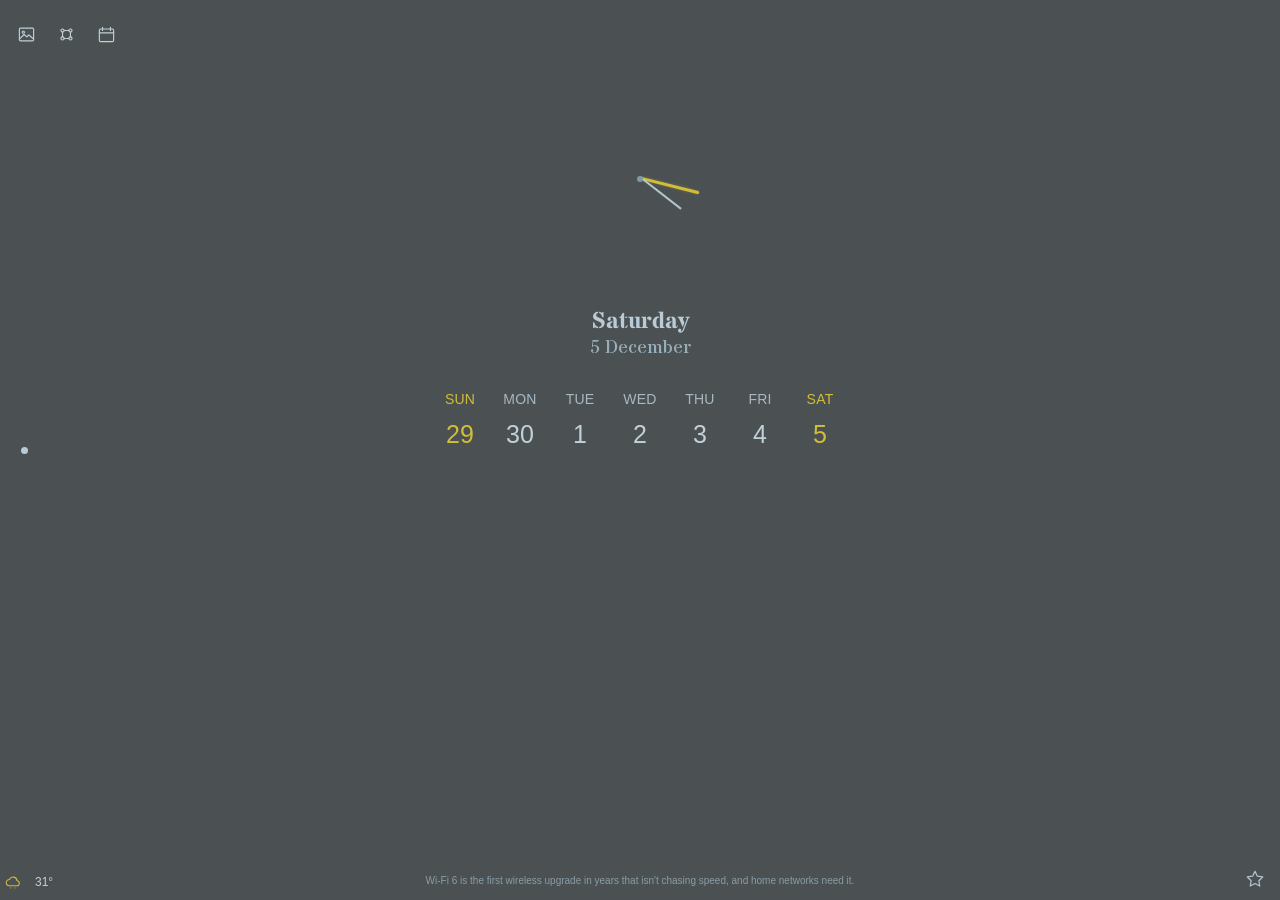
<file: dashboard/newtab.html>
<!DOCTYPE html>
<html lang="en" data-aether-dashboard>
<head>
    <meta charset="UTF-8">
    <meta name="viewport" content="width=device-width, initial-scale=1.0">
    <title>Aether OS - Workspace</title>
    <link rel="stylesheet" href="ui-switcher.css">
    <style>
        * {
            margin: 0;
            padding: 0;
            box-sizing: border-box;
        }

        html, body {
            width: 100%;
            height: 100%;
            overflow: hidden;
            background-color: #0b1118;
        }

        #aether-viewport-frame {
            position: fixed;
            inset: 0;
            width: 100%;
            height: 100%;
            border: none;
            outline: none;
            display: block;
            background-color: #0b1118;
            z-index: 1;
        }
    </style>
</head>
<body>
    <iframe id="aether-viewport-frame" src="index2.html" title="Aether OS Workspace"></iframe>
    <script src="ui-switcher.js"></script>
    <script src="../content.js"></script>
</body>
</html>
</file>
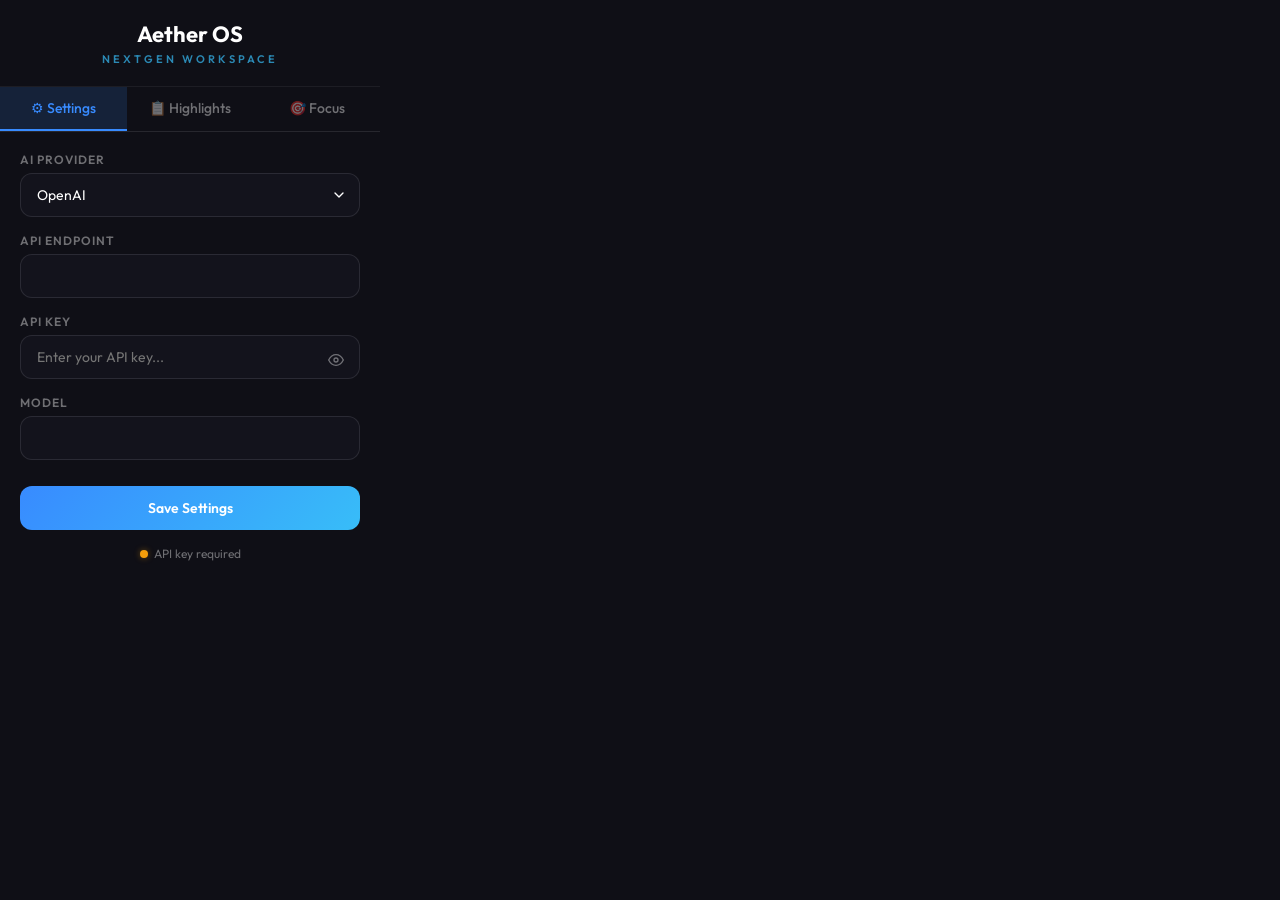
<file: popup/popup.html>
<!DOCTYPE html>
<html lang="en">
<head>
    <meta charset="UTF-8">
    <meta name="viewport" content="width=device-width, initial-scale=1.0">
    <title>Aether OS Settings</title>
    <link href="https://fonts.googleapis.com/css2?family=Outfit:wght@400;500;600;700&display=swap" rel="stylesheet">
    <style>
        :root {
            --bg-color: #0f0f16;
            --card-bg: rgba(20, 20, 35, 0.6);
            --input-bg: rgba(20, 20, 30, 0.8);
            --text-main: #ffffff;
            --text-muted: rgba(255, 255, 255, 0.4);
            --accent-blue: #388BFF;
            --accent-cyan: #38BDF8;
            --border-light: rgba(255, 255, 255, 0.1);
            --border-faint: rgba(255, 255, 255, 0.06);
            --error-color: #ef4444;
            --success-color: #22c55e;
            --warning-color: #f59e0b;
        }

        * {
            box-sizing: border-box;
            margin: 0;
            padding: 0;
            font-family: 'Outfit', sans-serif;
        }

        body {
            width: 380px;
            min-height: 500px;
            background-color: var(--bg-color);
            color: var(--text-main);
            overflow-x: hidden;
        }

        /* Scrollbar */
        ::-webkit-scrollbar {
            width: 6px;
        }
        ::-webkit-scrollbar-track {
            background: transparent;
        }
        ::-webkit-scrollbar-thumb {
            background: rgba(255, 255, 255, 0.1);
            border-radius: 10px;
        }
        ::-webkit-scrollbar-thumb:hover {
            background: rgba(255, 255, 255, 0.2);
        }

        /* Header */
        header {
            padding: 20px;
            text-align: center;
            border-bottom: 1px solid var(--border-faint);
        }
        header h1 {
            font-size: 22px;
            font-weight: 700;
            color: var(--text-main);
            margin-bottom: 4px;
        }
        header p {
            font-size: 11px;
            letter-spacing: 3px;
            color: rgba(56, 189, 248, 0.7);
            text-transform: uppercase;
            font-weight: 600;
        }

        /* Tabs Navigation */
        .tabs {
            display: flex;
            width: 100%;
            border-bottom: 1px solid var(--border-light);
        }
        .tab-btn {
            flex: 1;
            padding: 12px 0;
            background: transparent;
            border: none;
            color: var(--text-muted);
            font-size: 14px;
            font-weight: 500;
            cursor: pointer;
            border-bottom: 2px solid transparent;
            transition: all 0.2s ease;
            outline: none;
        }
        .tab-btn:hover {
            color: rgba(255, 255, 255, 0.8);
        }
        .tab-btn.active {
            background: rgba(56, 139, 255, 0.15);
            color: var(--accent-blue);
            border-bottom: 2px solid var(--accent-blue);
        }

        /* Content Areas */
        .tab-content {
            display: none;
            padding: 20px;
            animation: fadeIn 0.3s ease;
        }
        .tab-content.active {
            display: block;
        }
        @keyframes fadeIn {
            from { opacity: 0; transform: translateY(5px); }
            to { opacity: 1; transform: translateY(0); }
        }

        /* Form Elements */
        .form-group {
            margin-bottom: 16px;
            position: relative;
        }
        .form-group label {
            display: block;
            font-size: 12px;
            text-transform: uppercase;
            letter-spacing: 1px;
            color: var(--text-muted);
            margin-bottom: 6px;
            font-weight: 600;
        }
        .form-control {
            width: 100%;
            height: 44px;
            background: var(--input-bg);
            border: 1px solid var(--border-light);
            border-radius: 12px;
            color: var(--text-main);
            padding: 0 16px;
            font-size: 14px;
            transition: all 0.2s ease;
            outline: none;
        }
        .form-control:focus {
            border-color: var(--accent-blue);
            box-shadow: 0 0 0 2px rgba(56, 139, 255, 0.3);
        }
        select.form-control {
            appearance: none;
            background-image: url("data:image/svg+xml,%3Csvg xmlns='http://www.w3.org/2000/svg' width='24' height='24' viewBox='0 0 24 24' fill='none' stroke='white' stroke-width='2' stroke-linecap='round' stroke-linejoin='round'%3E%3Cpolyline points='6 9 12 15 18 9'%3E%3C/polyline%3E%3C/svg%3E");
            background-repeat: no-repeat;
            background-position: right 12px center;
            background-size: 16px;
            padding-right: 40px;
        }
        
        .password-toggle {
            position: absolute;
            right: 12px;
            top: 34px;
            background: none;
            border: none;
            color: var(--text-muted);
            cursor: pointer;
            padding: 4px;
            display: flex;
            align-items: center;
            justify-content: center;
        }
        .password-toggle:hover {
            color: var(--text-main);
        }
        .error-msg {
            color: var(--error-color);
            font-size: 12px;
            margin-top: 4px;
            display: none;
        }

        /* Buttons */
        .btn-primary {
            width: 100%;
            height: 44px;
            background: linear-gradient(135deg, var(--accent-blue), var(--accent-cyan));
            border: none;
            border-radius: 12px;
            color: white;
            font-size: 14px;
            font-weight: 600;
            cursor: pointer;
            transition: all 0.2s ease;
            margin-top: 10px;
        }
        .btn-primary:hover {
            filter: brightness(1.1);
            transform: translateY(-1px);
        }
        .btn-primary:active {
            transform: translateY(0);
        }

        /* Status Indicator */
        .status-container {
            display: flex;
            align-items: center;
            justify-content: center;
            margin-top: 16px;
            font-size: 12px;
            color: var(--text-muted);
        }
        .status-dot {
            width: 8px;
            height: 8px;
            border-radius: 50%;
            margin-right: 6px;
        }
        .status-dot.configured { background-color: var(--success-color); box-shadow: 0 0 6px rgba(34, 197, 94, 0.4); }
        .status-dot.missing { background-color: var(--warning-color); box-shadow: 0 0 6px rgba(245, 158, 11, 0.4); }

        /* Highlights Section */
        .search-bar {
            margin-bottom: 20px;
        }
        .highlights-list {
            max-height: 320px;
            overflow-y: auto;
            padding-right: 4px;
        }
        .highlight-card {
            background: var(--card-bg);
            border-radius: 14px;
            padding: 14px;
            margin-bottom: 10px;
            position: relative;
            border: 1px solid var(--border-light);
            transition: all 0.2s;
        }
        .highlight-card:hover {
            border-color: rgba(255, 255, 255, 0.2);
        }
        .card-header {
            display: flex;
            justify-content: space-between;
            align-items: center;
            margin-bottom: 8px;
        }
        .tag-pill {
            padding: 2px 8px;
            border-radius: 10px;
            font-size: 10px;
            font-weight: 600;
            text-transform: uppercase;
        }
        .tag-research { background: rgba(56, 139, 255, 0.2); color: var(--accent-blue); }
        .tag-coding { background: rgba(34, 197, 94, 0.2); color: var(--success-color); }
        .tag-general { background: rgba(156, 163, 175, 0.2); color: #9ca3af; }
        
        .timestamp {
            font-size: 10px;
            color: var(--text-muted);
        }
        .highlight-text {
            font-size: 13px;
            line-height: 1.4;
            margin-bottom: 8px;
            color: var(--text-main);
            font-style: italic;
        }
        .highlight-tldr {
            font-size: 12px;
            color: rgba(255, 255, 255, 0.7);
            margin-bottom: 8px;
            background: rgba(0,0,0,0.2);
            padding: 6px 8px;
            border-radius: 6px;
        }
        .source-link {
            font-size: 11px;
            color: var(--text-muted);
            text-decoration: none;
            display: inline-block;
            max-width: 90%;
            white-space: nowrap;
            overflow: hidden;
            text-overflow: ellipsis;
        }
        .source-link:hover {
            color: var(--accent-cyan);
            text-decoration: underline;
        }
        .delete-btn {
            position: absolute;
            top: 10px;
            right: 10px;
            background: rgba(239, 68, 68, 0.2);
            color: var(--error-color);
            border: none;
            border-radius: 4px;
            width: 24px;
            height: 24px;
            cursor: pointer;
            display: flex;
            align-items: center;
            justify-content: center;
            opacity: 0;
            transition: opacity 0.2s;
        }
        .highlight-card:hover .delete-btn {
            opacity: 1;
        }
        .delete-btn:hover {
            background: var(--error-color);
            color: white;
        }
        
        .empty-state {
            text-align: center;
            padding: 40px 20px;
            color: var(--text-muted);
            font-size: 13px;
            line-height: 1.5;
        }
        
        .clear-all-btn {
            display: block;
            margin: 16px auto 0;
            background: transparent;
            border: none;
            color: var(--error-color);
            font-size: 12px;
            cursor: pointer;
            opacity: 0.7;
            transition: opacity 0.2s;
        }
        .clear-all-btn:hover {
            opacity: 1;
            text-decoration: underline;
        }

        /* Toast Notification */
        .toast-container {
            position: fixed;
            top: 20px;
            left: 50%;
            transform: translateX(-50%) translateY(-100px);
            background: rgba(34, 197, 94, 0.15);
            backdrop-filter: blur(8px);
            border: 1px solid rgba(34, 197, 94, 0.3);
            color: var(--success-color);
            padding: 10px 20px;
            border-radius: 20px;
            font-size: 13px;
            font-weight: 500;
            z-index: 1000;
            transition: transform 0.3s cubic-bezier(0.175, 0.885, 0.32, 1.275);
            display: flex;
            align-items: center;
            gap: 8px;
        }
        .toast-container.show {
            transform: translateX(-50%) translateY(0);
        }

        .focus-pinned {
            display: none;
            padding: 12px 20px;
            background: rgba(56, 189, 248, 0.1);
            border-bottom: 1px solid rgba(56, 189, 248, 0.22);
            color: #dbeafe;
            font-size: 12px;
            line-height: 1.4;
        }
        .focus-pinned.active { display: block; }
        .focus-pinned strong { display: block; color: #38bdf8; font-size: 10px; letter-spacing: 1px; text-transform: uppercase; margin-bottom: 3px; }
        .focus-card { background: var(--card-bg); border: 1px solid var(--border-light); border-radius: 14px; padding: 14px; }
        .focus-card p { color: var(--text-muted); font-size: 12px; line-height: 1.5; margin-bottom: 14px; }
        .focus-mode-row { display: flex; gap: 8px; margin-bottom: 12px; }
        .focus-mode-row label { flex: 1; padding: 9px; border: 1px solid var(--border-light); border-radius: 10px; font-size: 11px; color: var(--text-muted); cursor: pointer; }
        .focus-mode-row label:has(input:checked) { border-color: var(--accent-cyan); color: white; background: rgba(56, 189, 248, .12); }
        .focus-mode-row input { accent-color: var(--accent-cyan); }
        .focus-goal { width: 100%; min-height: 72px; padding: 10px; resize: vertical; background: var(--input-bg); border: 1px solid var(--border-light); border-radius: 10px; color: white; font-size: 13px; outline: none; }
        .focus-card .btn-primary { margin-top: 12px; }
        .focus-stop { background: rgba(239, 68, 68, .2); border: 1px solid rgba(239, 68, 68, .45); }
        
    </style>
</head>
<body>

    <header>
        <h1>Aether OS</h1>
        <p>NextGen Workspace</p>
    </header>

    <div id="focusPinned" class="focus-pinned"><strong>Focus active</strong><span id="focusPinnedGoal"></span></div>

    <div class="tabs">
        <button class="tab-btn active" data-target="settings-tab">⚙ Settings</button>
        <button class="tab-btn" data-target="highlights-tab">📋 Highlights</button>
        <button class="tab-btn" data-target="focus-tab">🎯 Focus</button>
    </div>

    <div id="focus-tab" class="tab-content">
        <div class="focus-card">
            <p>Stay on task with a required study goal and distraction blocking.</p>
            <div class="focus-mode-row">
                <label><input type="radio" name="popupFocusMode" value="strict" checked> Strict Study</label>
                <label><input type="radio" name="popupFocusMode" value="research"> Research</label>
            </div>
            <textarea id="popupFocusGoal" class="focus-goal" placeholder="What are you doing? e.g. Completing Data Structures assignment"></textarea>
            <button id="focusActionBtn" class="btn-primary">Start Focus</button>
        </div>
    </div>

    <!-- Settings Tab -->
    <div id="settings-tab" class="tab-content active">
        <div class="form-group">
            <label for="apiProvider">AI Provider</label>
            <select id="apiProvider" class="form-control">
                <option value="openai">OpenAI</option>
                <option value="pollinations">Pollinations (Free)</option>
                <option value="groq">Groq</option>
                <option value="openrouter">OpenRouter</option>
                <option value="custom">Custom</option>
            </select>
        </div>

        <div class="form-group">
            <label for="apiEndpoint">API Endpoint</label>
            <input type="text" id="apiEndpoint" class="form-control" spellcheck="false">
        </div>

        <div class="form-group">
            <label for="apiKey">API Key</label>
            <input type="password" id="apiKey" class="form-control" placeholder="Enter your API key..." spellcheck="false">
            <button type="button" class="password-toggle" id="togglePassword">
                <svg xmlns="http://www.w3.org/2000/svg" width="16" height="16" viewBox="0 0 24 24" fill="none" stroke="currentColor" stroke-width="2" stroke-linecap="round" stroke-linejoin="round">
                    <path d="M1 12s4-8 11-8 11 8 11 8-4 8-11 8-11-8-11-8z"></path>
                    <circle cx="12" cy="12" r="3"></circle>
                </svg>
            </button>
            <div id="apiKeyError" class="error-msg">API Key is required.</div>
        </div>

        <div class="form-group">
            <label for="apiModel">Model</label>
            <input type="text" id="apiModel" class="form-control" spellcheck="false">
        </div>

        <button id="saveSettingsBtn" class="btn-primary">Save Settings</button>

        <div class="status-container">
            <div id="apiStatusDot" class="status-dot missing"></div>
            <span id="apiStatusText">API key required</span>
        </div>
    </div>

    <!-- Highlights Tab -->
    <div id="highlights-tab" class="tab-content">
        <div class="form-group search-bar">
            <input type="text" id="highlightSearch" class="form-control" placeholder="Filter highlights...">
        </div>
        
        <div id="highlightsList" class="highlights-list">
            <!-- Highlights rendered here via JS -->
        </div>

        <button id="clearAllBtn" class="clear-all-btn" style="display: none;">Clear All Highlights</button>
    </div>

    <div id="toast" class="toast-container">
        <svg xmlns="http://www.w3.org/2000/svg" width="16" height="16" viewBox="0 0 24 24" fill="none" stroke="currentColor" stroke-width="2" stroke-linecap="round" stroke-linejoin="round"><polyline points="20 6 9 17 4 12"></polyline></svg>
        <span id="toastMsg">Settings saved!</span>
    </div>

    <script src="popup.js"></script>
</body>
</html>
</file>
<file: dashboard/styles.css>
:root {
    --bg-overlay: rgba(15, 15, 22, 0.75);
    --glass-bg: rgba(20, 20, 35, 0.65);
    --glass-border: rgba(255, 255, 255, 0.08);
    --accent-blue: #388BFF;
    --accent-blue-rgb: 56, 139, 255;
    --accent-cyan: #38BDF8;
    --accent-cyan-rgb: 56, 189, 248;
    --text-primary: rgba(255, 255, 255, 0.9);
    --text-secondary: rgba(255, 255, 255, 0.5);
    --text-tertiary: rgba(255, 255, 255, 0.3);
}

* {
    margin: 0;
    padding: 0;
    box-sizing: border-box;
}

body {
    font-family: 'Outfit', sans-serif;
    color: var(--text-primary);
    background-image: url('wallpaper.jpg');
    background-size: cover;
    background-position: center;
    background-repeat: no-repeat;
    height: 100vh;
    width: 100vw;
    overflow: hidden;
}

.overlay {
    position: absolute;
    inset: 0;
    background: var(--bg-overlay);
    backdrop-filter: blur(2px);
    z-index: 1;
}

.dashboard-grid {
    position: relative;
    z-index: 2;
    display: grid;
    grid-template-columns: 35% 30% 35%;
    height: 100vh;
    width: 100vw;
}

.glass {
    background: var(--glass-bg);
    backdrop-filter: blur(16px);
    border: 1px solid var(--glass-border);
}

/* LEFT COLUMN */
.col-left {
    position: relative;
    display: flex;
    align-items: center;
}

.dial-container {
    position: absolute;
    left: -250px;
    width: 500px;
    height: 500px;
    border-radius: 50%;
    overflow: visible;
}

#radial-dial {
    transform-origin: center;
    transition: transform 0.5s cubic-bezier(0.25, 0.46, 0.45, 0.94);
    will-change: transform;
}

.sector-path {
    fill: rgba(30, 30, 50, 0.4);
    stroke: rgba(255, 255, 255, 0.05);
    stroke-width: 1;
    transition: fill 0.3s ease, stroke 0.3s ease;
    cursor: pointer;
}

.sector-path.active {
    fill: rgba(56, 139, 255, 0.25);
    stroke: var(--accent-blue);
    filter: drop-shadow(0 0 10px rgba(56, 139, 255, 0.5));
}

.sector-label {
    font-family: 'Outfit', sans-serif;
    fill: var(--text-secondary);
    font-size: 14px;
    pointer-events: none;
    text-anchor: middle;
    transition: fill 0.3s ease;
}

.sector-label.active {
    fill: var(--text-primary);
    font-weight: 600;
}

.feature-card {
    margin-left: 280px; /* offset for dial */
    width: 320px;
    border-radius: 20px;
    padding: 28px;
    transition: opacity 0.4s ease;
    display: flex;
    flex-direction: column;
    gap: 12px;
}

.feature-card.fade {
    opacity: 0;
}

.feature-icon {
    font-size: 48px;
    line-height: 1;
    color: var(--accent-cyan);
    text-shadow: 0 0 20px rgba(56, 189, 248, 0.4);
}

.feature-title {
    font-size: 24px;
    font-weight: 700;
}

.feature-desc {
    font-size: 14px;
    color: var(--text-secondary);
    line-height: 1.5;
}

.feature-hint {
    margin-top: 16px;
    font-size: 12px;
    color: var(--text-tertiary);
    text-transform: uppercase;
    letter-spacing: 1px;
}

/* CENTER COLUMN */
.col-center {
    display: flex;
    flex-direction: column;
    align-items: center;
    justify-content: center;
    gap: 60px;
}

.date-header {
    text-align: center;
}

#day-name {
    font-size: 72px;
    font-weight: 800;
    letter-spacing: 12px;
    text-transform: uppercase;
    margin: 0;
    line-height: 1;
}

.date-full {
    font-size: 16px;
    font-weight: 300;
    letter-spacing: 4px;
    color: var(--text-secondary);
    text-transform: uppercase;
    margin-top: 8px;
    margin-bottom: 16px;
}

.live-time {
    font-family: 'JetBrains Mono', monospace;
    font-size: 20px;
    color: var(--accent-cyan);
    letter-spacing: 2px;
}

.search-container {
    display: flex;
    align-items: center;
    width: 90%;
    max-width: 580px;
    height: 56px;
    border-radius: 24px;
    padding: 0 24px;
    box-shadow: 0 0 30px rgba(56, 139, 255, 0.08);
    transition: box-shadow 0.3s ease;
}

.search-container:focus-within {
    box-shadow: 0 0 40px rgba(56, 139, 255, 0.2);
    border-color: rgba(56, 139, 255, 0.3);
}

#search-input {
    flex: 1;
    background: transparent;
    border: none;
    outline: none;
    color: var(--text-primary);
    font-family: 'Outfit', sans-serif;
    font-size: 16px;
}

#search-input::placeholder {
    color: var(--text-tertiary);
}

#search-btn {
    background: transparent;
    border: none;
    color: var(--text-secondary);
    cursor: pointer;
    transition: color 0.3s ease, filter 0.3s ease;
    display: flex;
    align-items: center;
    justify-content: center;
}

#search-btn:hover {
    color: var(--accent-cyan);
    filter: drop-shadow(0 0 8px rgba(56, 189, 248, 0.6));
}

.shortcuts-container {
    position: relative;
    display: flex;
    flex-direction: column;
    align-items: center;
}

.shortcuts-row {
    display: flex;
    gap: 16px;
    flex-wrap: wrap;
    justify-content: center;
}

.shortcut-card {
    position: relative;
    width: 80px;
    height: 80px;
    border-radius: 18px;
    background: rgba(25, 25, 40, 0.5);
    backdrop-filter: blur(10px);
    border: 1px solid var(--glass-border);
    display: flex;
    flex-direction: column;
    align-items: center;
    justify-content: center;
    cursor: pointer;
    transition: all 0.3s ease;
    text-decoration: none;
    color: var(--text-primary);
}

.shortcut-card:hover {
    transform: scale(1.08) translateY(-4px);
    border-color: rgba(255, 255, 255, 0.2);
    box-shadow: 0 10px 20px rgba(0, 0, 0, 0.2), 0 0 15px rgba(255, 255, 255, 0.05);
}

.shortcut-icon {
    font-size: 28px;
    margin-bottom: 6px;
}

.shortcut-name {
    font-size: 11px;
    font-weight: 400;
    color: var(--text-secondary);
}

.shortcut-card:hover .shortcut-name {
    color: var(--text-primary);
}

.delete-btn {
    position: absolute;
    top: -6px;
    right: -6px;
    width: 20px;
    height: 20px;
    border-radius: 50%;
    background: rgba(255, 60, 60, 0.8);
    color: white;
    border: none;
    font-size: 12px;
    display: none;
    align-items: center;
    justify-content: center;
    cursor: pointer;
    box-shadow: 0 2px 5px rgba(0,0,0,0.3);
}

.shortcut-card:hover .delete-btn {
    display: flex;
}

.add-shortcut-btn {
    border: 1px dashed rgba(255,255,255,0.2);
    background: transparent;
}

.add-shortcut-btn:hover {
    border: 1px solid rgba(255,255,255,0.4);
}

.add-shortcut-form {
    position: absolute;
    bottom: 100px;
    border-radius: 16px;
    padding: 16px;
    display: flex;
    flex-direction: column;
    gap: 12px;
    width: 240px;
    z-index: 10;
}

.add-shortcut-form.hidden {
    display: none;
}

.add-shortcut-form input {
    background: rgba(0,0,0,0.2);
    border: 1px solid rgba(255,255,255,0.1);
    border-radius: 8px;
    padding: 10px;
    color: white;
    font-family: 'Outfit', sans-serif;
    font-size: 13px;
    outline: none;
}

.add-shortcut-form input:focus {
    border-color: var(--accent-blue);
}

.form-actions {
    display: flex;
    gap: 8px;
}

.glass-btn {
    flex: 1;
    background: rgba(255,255,255,0.05);
    border: 1px solid rgba(255,255,255,0.1);
    color: white;
    padding: 8px;
    border-radius: 8px;
    cursor: pointer;
    font-family: 'Outfit', sans-serif;
    font-size: 12px;
    transition: background 0.2s;
}

.glass-btn:hover {
    background: rgba(255,255,255,0.1);
}

#save-shortcut-btn {
    background: rgba(56, 139, 255, 0.2);
    border-color: rgba(56, 139, 255, 0.4);
}

#save-shortcut-btn:hover {
    background: rgba(56, 139, 255, 0.4);
}

/* RIGHT COLUMN */
.col-right {
    position: relative;
    display: flex;
    justify-content: flex-end;
}

#ruler-canvas {
    height: 100%;
}

.ruler-center-indicator {
    position: absolute;
    top: 50%;
    right: 0;
    transform: translateY(-50%);
    display: flex;
    align-items: center;
    pointer-events: none;
}

.ruler-line {
    width: 120px;
    height: 2px;
    background: var(--accent-cyan);
    box-shadow: 0 0 10px var(--accent-cyan);
}

.ruler-readout {
    position: absolute;
    right: 140px;
    display: flex;
    flex-direction: column;
    align-items: flex-end;
}

.seconds-callout {
    font-family: 'JetBrains Mono', monospace;
    font-size: 28px;
    color: white;
    text-shadow: 0 0 10px rgba(255,255,255,0.3);
    line-height: 1;
}

.hm-callout {
    font-family: 'JetBrains Mono', monospace;
    font-size: 14px;
    color: var(--text-secondary);
    margin-top: 4px;
}
</file>
<file: dashboard/ui-switcher.css>
/* ==========================================================================
   AETHER OS - UI SWITCHER COMPONENT STYLES
   Provides dedicated floating trigger, backdrop, modal, and visual preview cards.
   ========================================================================== */

/* Switcher Floating Trigger Button */
.aether-switcher-trigger {
    position: fixed;
    top: 20px;
    right: 20px;
    z-index: 99999;
    display: flex;
    align-items: center;
    justify-content: center;
    width: 40px;
    height: 40px;
    padding: 0;
    border: 1px solid rgba(255, 255, 255, 0.18);
    border-radius: 999px;
    color: #ffffff;
    background: rgba(15, 20, 28, 0.75);
    box-shadow: 0 8px 32px rgba(0, 0, 0, 0.35), 0 0 0 1px rgba(255, 255, 255, 0.05);
    -webkit-backdrop-filter: blur(16px);
    backdrop-filter: blur(16px);
    cursor: pointer;
    font-family: -apple-system, BlinkMacSystemFont, 'Segoe UI', Roboto, Helvetica, Arial, sans-serif;
    font-size: 13px;
    font-weight: 600;
    user-select: none;
    transition: all 0.25s cubic-bezier(0.16, 1, 0.3, 1);
    outline: none;
}

.aether-switcher-trigger:hover {
    background: rgba(30, 41, 59, 0.9);
    border-color: rgba(56, 189, 248, 0.6);
    box-shadow: 0 10px 36px rgba(0, 0, 0, 0.45), 0 0 20px rgba(56, 189, 248, 0.3);
    transform: translateY(-2px);
}

.aether-switcher-trigger:active {
    transform: translateY(0);
}

.aether-switcher-trigger-icon {
    display: flex;
    align-items: center;
    justify-content: center;
    color: #38bdf8;
    transition: transform 0.3s ease;
}

.aether-switcher-trigger:hover .aether-switcher-trigger-icon {
    transform: rotate(45deg);
}

.aether-switcher-trigger-icon svg {
    width: 17px;
    height: 17px;
    fill: none;
    stroke: currentColor;
    stroke-width: 2;
    stroke-linecap: round;
    stroke-linejoin: round;
}

.aether-switcher-trigger-badge {
    display: inline-flex;
    align-items: center;
    padding: 2px 7px;
    border-radius: 6px;
    font-size: 10px;
    font-weight: 700;
    text-transform: uppercase;
    letter-spacing: 0.06em;
    background: rgba(56, 189, 248, 0.18);
    color: #38bdf8;
    border: 1px solid rgba(56, 189, 248, 0.3);
}

/* Modal Backdrop */
.aether-switcher-backdrop {
    position: fixed;
    inset: 0;
    z-index: 100000;
    display: flex;
    align-items: center;
    justify-content: center;
    padding: 24px;
    background: rgba(4, 8, 14, 0.78);
    -webkit-backdrop-filter: blur(14px);
    backdrop-filter: blur(14px);
    opacity: 0;
    visibility: hidden;
    transition: opacity 0.3s cubic-bezier(0.16, 1, 0.3, 1), visibility 0.3s ease;
}

.aether-switcher-backdrop.is-open {
    opacity: 1;
    visibility: visible;
}

/* Modal Container */
.aether-switcher-modal {
    position: relative;
    width: 100%;
    max-width: 1080px;
    max-height: 90vh;
    overflow-y: auto;
    padding: 32px;
    border-radius: 20px;
    border: 1px solid rgba(255, 255, 255, 0.14);
    background: linear-gradient(145deg, rgba(17, 24, 39, 0.95), rgba(11, 17, 28, 0.98));
    box-shadow: 0 30px 90px rgba(0, 0, 0, 0.7), 0 0 0 1px rgba(255, 255, 255, 0.08);
    color: #f8fafc;
    font-family: -apple-system, BlinkMacSystemFont, 'Segoe UI', Roboto, Helvetica, Arial, sans-serif;
    transform: scale(0.94) translateY(12px);
    transition: transform 0.3s cubic-bezier(0.16, 1, 0.3, 1);
    box-sizing: border-box;
}

.aether-switcher-backdrop.is-open .aether-switcher-modal {
    transform: scale(1) translateY(0);
}

/* Scrollbar styling */
.aether-switcher-modal::-webkit-scrollbar {
    width: 8px;
}
.aether-switcher-modal::-webkit-scrollbar-track {
    background: rgba(255, 255, 255, 0.03);
    border-radius: 10px;
}
.aether-switcher-modal::-webkit-scrollbar-thumb {
    background: rgba(255, 255, 255, 0.16);
    border-radius: 10px;
}
.aether-switcher-modal::-webkit-scrollbar-thumb:hover {
    background: rgba(255, 255, 255, 0.28);
}

/* Modal Header */
.aether-switcher-header {
    display: flex;
    align-items: flex-start;
    justify-content: space-between;
    gap: 20px;
    margin-bottom: 28px;
    padding-bottom: 20px;
    border-bottom: 1px solid rgba(255, 255, 255, 0.08);
}

.aether-switcher-header-info h2 {
    margin: 0 0 6px 0;
    font-size: 24px;
    font-weight: 700;
    letter-spacing: -0.02em;
    color: #ffffff;
    display: flex;
    align-items: center;
    gap: 12px;
}

.aether-switcher-header-info p {
    margin: 0;
    font-size: 14px;
    color: #94a3b8;
    line-height: 1.5;
}

.aether-switcher-close-btn {
    width: 38px;
    height: 38px;
    flex-shrink: 0;
    display: flex;
    align-items: center;
    justify-content: center;
    border-radius: 10px;
    border: 1px solid rgba(255, 255, 255, 0.12);
    background: rgba(255, 255, 255, 0.06);
    color: #cbd5e1;
    cursor: pointer;
    font-size: 20px;
    line-height: 1;
    transition: all 0.2s ease;
}

.aether-switcher-close-btn:hover {
    background: rgba(239, 68, 68, 0.2);
    border-color: rgba(239, 68, 68, 0.4);
    color: #ef4444;
    transform: scale(1.05);
}

/* UI Cards Grid */
.aether-switcher-grid {
    display: grid;
    grid-template-columns: repeat(2, 1fr);
    gap: 22px;
}

/* Individual UI Card */
.aether-ui-card {
    position: relative;
    display: flex;
    flex-direction: column;
    padding: 0;
    background: rgba(20, 27, 39, 0.7);
    border: 1px solid rgba(255, 255, 255, 0.1);
    border-radius: 16px;
    overflow: hidden;
    cursor: pointer;
    text-align: left;
    transition: all 0.28s cubic-bezier(0.16, 1, 0.3, 1);
    outline: none;
    box-sizing: border-box;
}

.aether-ui-card:hover {
    border-color: rgba(56, 189, 248, 0.6);
    background: rgba(26, 36, 52, 0.85);
    box-shadow: 0 16px 40px rgba(0, 0, 0, 0.45), 0 0 24px rgba(56, 189, 248, 0.2);
    transform: translateY(-4px);
}

.aether-ui-card:focus-visible {
    border-color: #38bdf8;
    box-shadow: 0 0 0 3px rgba(56, 189, 248, 0.4);
}

/* Current Active Card State */
.aether-ui-card.is-current {
    border-color: #38bdf8;
    background: rgba(24, 38, 58, 0.8);
    box-shadow: 0 8px 30px rgba(56, 189, 248, 0.15);
}

.aether-ui-card.is-current::before {
    content: '';
    position: absolute;
    top: 0;
    left: 0;
    right: 0;
    height: 3px;
    background: linear-gradient(90deg, #38bdf8, #818cf8);
    z-index: 5;
}

/* Visual Preview Container */
.aether-card-preview-wrap {
    position: relative;
    width: 100%;
    height: 190px;
    background: #090d14;
    overflow: hidden;
    border-bottom: 1px solid rgba(255, 255, 255, 0.08);
}

.aether-card-preview-svg {
    width: 100%;
    height: 100%;
    display: block;
    object-fit: cover;
    transition: transform 0.4s cubic-bezier(0.16, 1, 0.3, 1);
}

.aether-ui-card:hover .aether-card-preview-svg {
    transform: scale(1.03);
}

/* Floating overlay status badge inside preview */
.aether-card-status-badge {
    position: absolute;
    top: 12px;
    right: 12px;
    display: inline-flex;
    align-items: center;
    gap: 6px;
    padding: 4px 10px;
    border-radius: 999px;
    font-size: 11px;
    font-weight: 700;
    text-transform: uppercase;
    letter-spacing: 0.05em;
    z-index: 4;
    -webkit-backdrop-filter: blur(10px);
    backdrop-filter: blur(10px);
}

.aether-card-status-badge.current {
    background: rgba(34, 197, 94, 0.22);
    color: #4ade80;
    border: 1px solid rgba(34, 197, 94, 0.4);
    box-shadow: 0 4px 12px rgba(34, 197, 94, 0.2);
}

.aether-card-status-badge.current::before {
    content: '';
    width: 6px;
    height: 6px;
    border-radius: 50%;
    background: #4ade80;
    box-shadow: 0 0 8px #4ade80;
    animation: aether-pulse 2s infinite;
}

@keyframes aether-pulse {
    0%, 100% { opacity: 1; transform: scale(1); }
    50% { opacity: 0.4; transform: scale(0.85); }
}

/* Card Information Body */
.aether-card-body {
    padding: 18px 20px;
    display: flex;
    flex-direction: column;
    gap: 12px;
    flex: 1;
}

.aether-card-meta-header {
    display: flex;
    align-items: center;
    justify-content: space-between;
    gap: 10px;
}

.aether-card-title {
    margin: 0;
    font-size: 18px;
    font-weight: 700;
    color: #f1f5f9;
    letter-spacing: -0.01em;
}

.aether-card-tagline {
    font-size: 12px;
    font-weight: 600;
    color: #38bdf8;
    text-transform: uppercase;
    letter-spacing: 0.04em;
}

.aether-card-desc {
    margin: 0;
    font-size: 13px;
    line-height: 1.45;
    color: #94a3b8;
    flex: 1;
}

/* Feature tags */
.aether-card-tags {
    display: flex;
    flex-wrap: wrap;
    gap: 6px;
    margin-top: 4px;
}

.aether-card-tag {
    padding: 3px 8px;
    border-radius: 6px;
    font-size: 11px;
    font-weight: 500;
    color: #cbd5e1;
    background: rgba(255, 255, 255, 0.06);
    border: 1px solid rgba(255, 255, 255, 0.06);
}

/* Bottom Action Row */
.aether-card-action {
    display: flex;
    align-items: center;
    justify-content: space-between;
    margin-top: 6px;
    padding-top: 14px;
    border-top: 1px solid rgba(255, 255, 255, 0.06);
}

.aether-card-action-btn {
    display: inline-flex;
    align-items: center;
    gap: 6px;
    font-size: 13px;
    font-weight: 600;
    color: #38bdf8;
    transition: transform 0.2s ease, color 0.2s ease;
}

.aether-ui-card:hover .aether-card-action-btn {
    color: #60a5fa;
    transform: translateX(4px);
}

.aether-card-shortcut-key {
    font-size: 11px;
    font-weight: 600;
    color: #64748b;
    padding: 2px 6px;
    border-radius: 4px;
    background: rgba(255, 255, 255, 0.04);
    border: 1px solid rgba(255, 255, 255, 0.08);
}

/* Modal Footer */
.aether-switcher-footer {
    display: flex;
    align-items: center;
    justify-content: space-between;
    margin-top: 24px;
    padding-top: 18px;
    border-top: 1px solid rgba(255, 255, 255, 0.08);
    font-size: 12px;
    color: #64748b;
}

.aether-switcher-footer-keys {
    display: flex;
    align-items: center;
    gap: 16px;
}

.aether-switcher-footer-key {
    display: inline-flex;
    align-items: center;
    gap: 6px;
}

.aether-switcher-footer-key kbd {
    display: inline-block;
    padding: 2px 6px;
    font-family: inherit;
    font-size: 11px;
    font-weight: 600;
    color: #cbd5e1;
    background: rgba(255, 255, 255, 0.08);
    border: 1px solid rgba(255, 255, 255, 0.12);
    border-radius: 4px;
}

/* Switching Transition Overlay */
.aether-switch-transition {
    position: fixed;
    inset: 0;
    z-index: 200000;
    background: #0b1118;
    opacity: 0;
    pointer-events: none;
    transition: opacity 0.22s ease-out;
}

.aether-switch-transition.is-active {
    opacity: 1;
    pointer-events: auto;
}

/* Responsive adjustments */
@media (max-width: 820px) {
    .aether-switcher-grid {
        grid-template-columns: 1fr;
    }
    .aether-switcher-modal {
        padding: 20px;
    }
    .aether-card-preview-wrap {
        height: 160px;
    }
}
</file>
